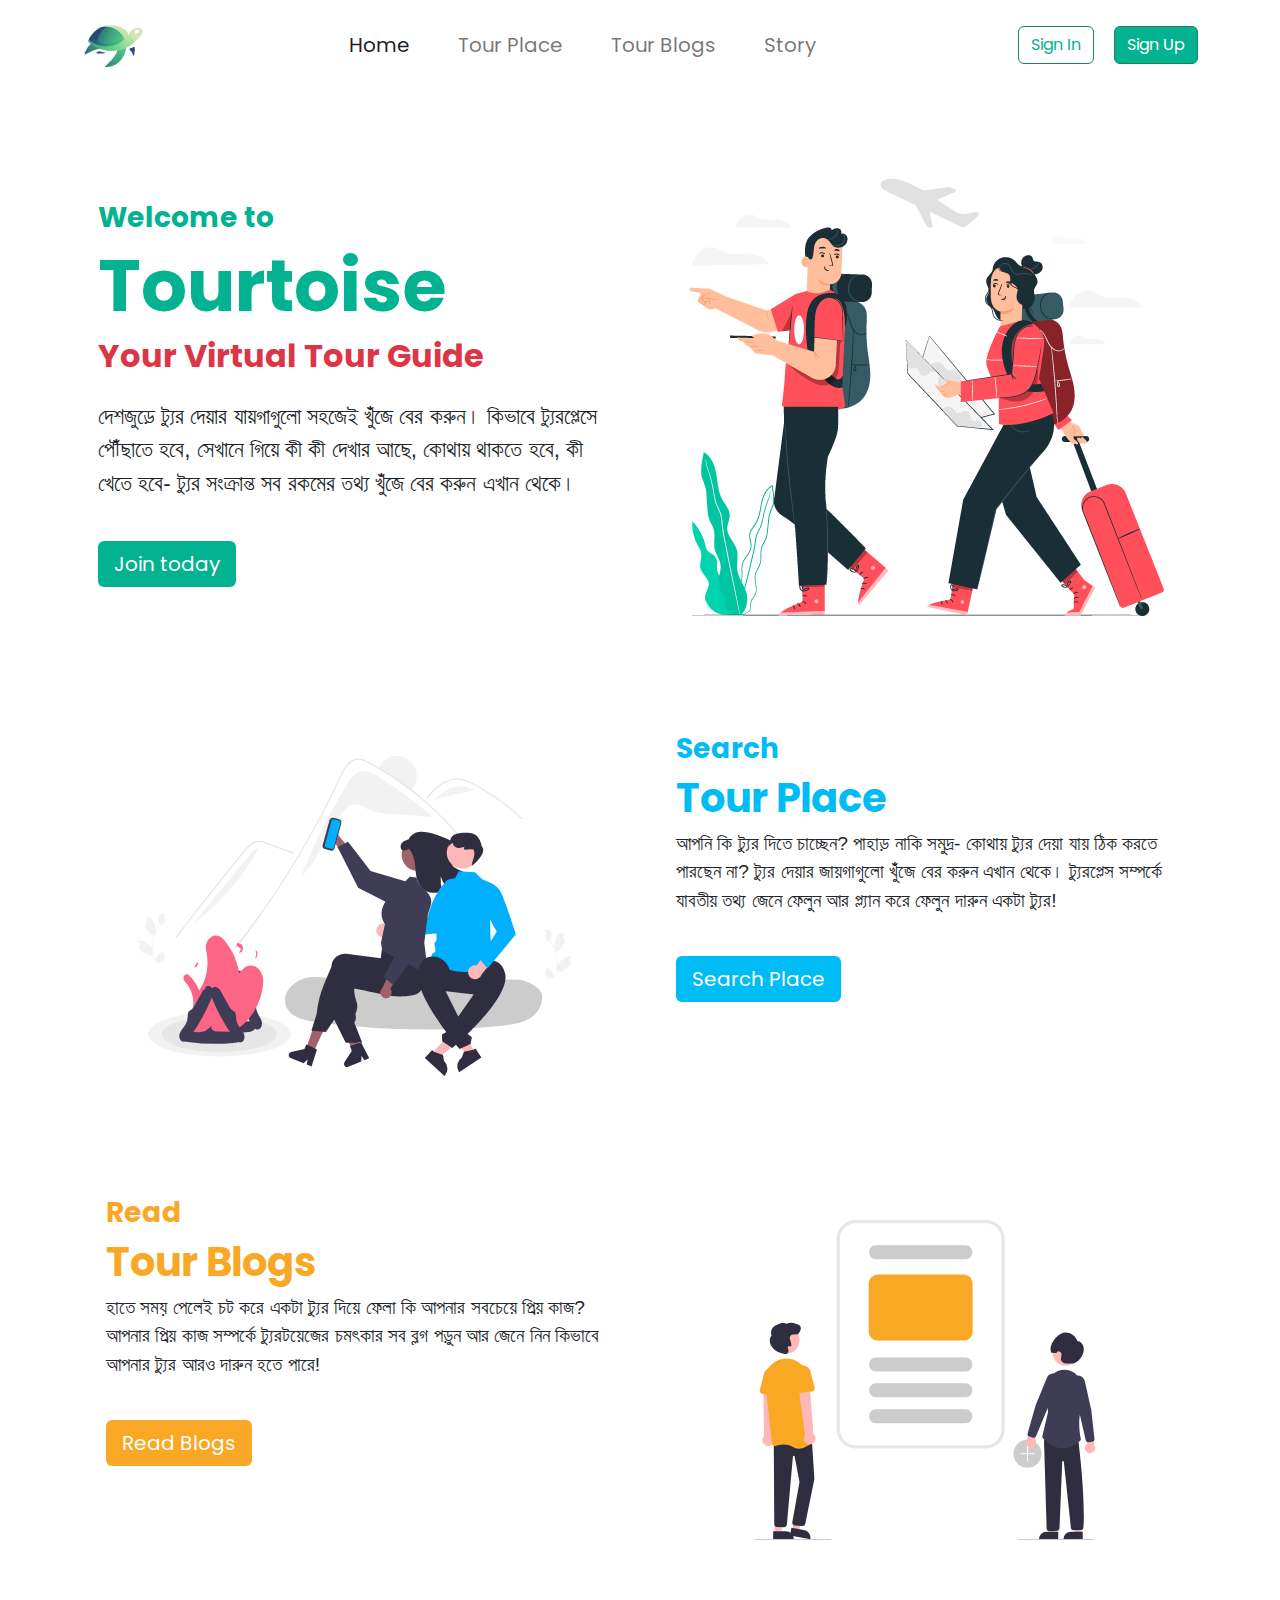
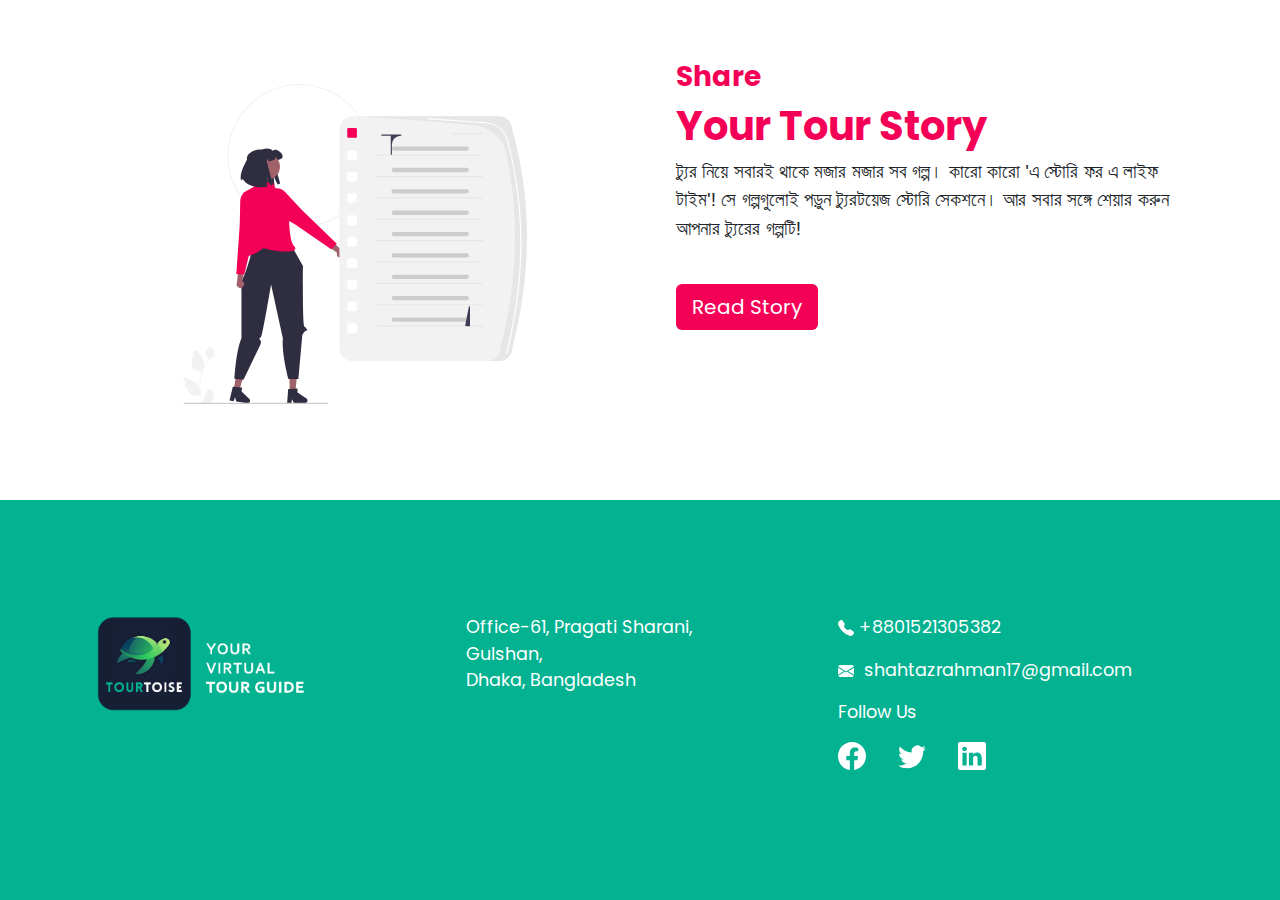
<file: index.html>
<!DOCTYPE html>
<html lang="en">

<head>
    <meta charset="UTF-8">
    <meta http-equiv="X-UA-Compatible" content="IE=edge">
    <meta name="viewport" content="width=device-width, initial-scale=1.0">
    <link rel="shortcut icon" href="images/favicon.png" type="image/x-icon">
    <title>Tourtoise</title>
    <!-- Bootstrap Stylesheet -->
    <link rel="stylesheet" href="styles/bootstrap.min.css">
    <!-- Custom Stylesheet -->
    <link rel="stylesheet" href="styles/style.css">
</head>

<body>
    <header>
        <!-- Navigation Menubar -->
        <nav class="navbar navbar-expand-lg bg-white fixed-top">
            <div class="container">
                <a class="navbar-brand" href="/index.html">
                    <img class="logo-size" src="images/logo.png" alt="">
                </a>
                <button class="navbar-toggler" type="button" data-bs-toggle="collapse"
                    data-bs-target="#navbarSupportedContent" aria-controls="navbarSupportedContent"
                    aria-expanded="false" aria-label="Toggle navigation">
                    <span class="navbar-toggler-icon"></span>
                </button>
                <div class="collapse navbar-collapse" id="navbarSupportedContent">
                    <ul class="navbar-nav ms-auto me-auto mb-2 mb-lg-0 fs-5">
                        <li class="nav-item mx-3">
                            <a class="nav-link active" aria-current="page" href="/index.html">Home</a>
                        </li>
                        <li class="nav-item mx-3">
                            <a class="nav-link" href="/tourplace.html">Tour Place</a>
                        </li>
                        <li class="nav-item mx-3">
                            <a class="nav-link" href="/blogpage.html">Tour Blogs</a>
                        </li>
                        <li class="nav-item mx-3">
                            <a class="nav-link" href="/story.html">Story</a>
                        </li>

                    </ul>
                    <div class="g-5">
                        <button class="btn btn-outline-success color-theme mx-3">Sign In</button>
                        <button class="btn btn-success bg-theme">Sign Up</button>
                    </div>

                </div>
            </div>
        </nav>
        <!-- Top Banner -->
        <section class="top-gap-md">
            <div class="container">
                <div class="row row-cols-lg-2 row-cols-1 d-flex align-items-center justify-content-between">
                    <div class="col">
                        <div class="p-3">
                            <h3 class="fw-bold color-theme">Welcome to</h3>
                            <h1 class="fw-bold color-theme font-s"> Tourtoise</h1>
                            <h2 class="fw-bold text-danger mb-4">Your Virtual Tour Guide</h2>

                            <p class="bn-font font-md">দেশজুড়ে ট্যুর দেয়ার যায়গাগুলো সহজেই খুঁজে বের করুন। কিভাবে ট্যুরপ্লেসে পৌঁছাতে হবে,
                                সেখানে গিয়ে কী কী দেখার আছে, কোথায় থাকতে হবে, কী খেতে হবে- ট্যুর সংক্রান্ত সব রকমের তথ্য খুঁজে বের করুন
                                এখান থেকে।
                            </p>
                            <a href="#" class="btn btn-success bg-theme mt-4 px-3 py-2 fs-5 border-0">Join today</a>
                        </div>
                    </div>
                    <div class="col">
                        <img class="img-fluid p-3" src="images/banner-image.png" alt="">
                    </div>
                </div>
            </div>
        </section>
    </header>
    <main class="container">
        <!-- Search Place Section -->
        <section class="my-5">
            <div class="row row-cols-lg-2 row-cols-1">
                <div class="col p-5 d-flex justify-content-center">
                    <img class="item-img img-fluid" src="svg-images/campfire.svg" alt="">
                </div>
                <div class="col">
                    <div class="p-4">
                        <h3 class="fw-bold color-indigo">Search</h3>
                        <h1 class="fw-bold color-indigo">Tour Place</h1>

                        <p class="bn-font font-sm">আপনি কি ট্যুর দিতে চাচ্ছেন? পাহাড় নাকি সমুদ্র- কোথায় ট্যুর দেয়া যায় ঠিক করতে পারছেন না? ট্যুর দেয়ার জায়গাগুলো খুঁজে বের করুন এখান থেকে। ট্যুরপ্লেস সম্পর্কে যাবতীয় তথ্য জেনে ফেলুন আর প্ল্যান করে ফেলুন দারুন একটা ট্যুর!</p>

                        <a href="/tourplace.html" class="btn btn-success bg-indigo mt-4 px-3 py-2 fs-5 border-0">Search Place</a>

                    </div>
                </div>
            </div>
        </section>

        <!-- Blogs Section -->
        <section>
            <div class="row row-cols-lg-2 row-cols-1 d-flex flex-lg-row flex-column-reverse">
                <div class="col">
                    <div class="p-4">
                        <h3 class="fw-bold color-yellow">Read</h3>
                        <h1 class="fw-bold color-yellow">Tour Blogs</h1>

                        <p class="bn-font font-sm">হাতে সময় পেলেই চট করে একটা ট্যুর দিয়ে ফেলা কি আপনার সবচেয়ে প্রিয় কাজ? আপনার প্রিয় কাজ সম্পর্কে ট্যুরটয়েজের চমৎকার সব ব্লগ পড়ুন আর জেনে নিন কিভাবে আপনার ট্যুর আরও দারুন হতে পারে!</p>

                        <a href="/blogpage.html" class="btn btn-success bg-yellow mt-4 px-3 py-2 fs-5 border-0">Read Blogs</a>

                    </div>
                </div>
                <div class="col p-5 d-flex justify-content-center">
                    <img class="item-img img-fluid" src="svg-images/articles.svg" alt="">
                </div>
            </div>
        </section>

        <!-- Story section -->
        <section class="my-5">
            <div class="row row-cols-lg-2 row-cols-1">
                <div class="col p-5 d-flex justify-content-center">
                    <img class="item-img img-fluid" src="svg-images/share-story.svg" alt="">
                </div>
                <div class="col">
                    <div class="p-4">
                        <h3 class="fw-bold color-red">Share</h3>
                        <h1 class="fw-bold color-red">Your Tour Story</h1>

                        <p class="bn-font font-sm">ট্যুর নিয়ে সবারই থাকে মজার মজার সব গল্প। কারো কারো 'এ স্টোরি ফর এ লাইফ টাইম'! সে গল্পগুলোই পড়ুন ট্যুরটয়েজ স্টোরি সেকশনে। আর সবার সঙ্গে শেয়ার করুন আপনার ট্যুরের গল্পটি!</p>

                        <a href="/story.html" class="btn btn-success bg-red mt-4 px-3 py-2 fs-5 border-0">Read Story</a>

                    </div>
                </div>
            </div>
        </section>

    </main>
    <footer class="bg-theme d-flex align-items-center">
        <div class="container p-4 text-white">
            <div class="row">
                <div class="col-4 mb-5">
                    <img class="footer-image" src="images/footer-logo.png" alt="">
                </div>
                <div class="col-lg-8 col-12">
                    <div class="row row-cols-lg-2 row-cols-md-2 row-cols-1">
                        <div class="col mb-4">
                
                            <p>
                            Office-61, Pragati Sharani,<br> 
                            Gulshan,<br> 
                            Dhaka, Bangladesh</p>
                        </div>
                        <div class="col">
                            <p>
                                <svg xmlns="http://www.w3.org/2000/svg" width="16" height="16" fill="currentColor"
                                    class="bi bi-telephone-fill" viewBox="0 0 16 16">
                                    <path fill-rule="evenodd"
                                        d="M1.885.511a1.745 1.745 0 0 1 2.61.163L6.29 2.98c.329.423.445.974.315 1.494l-.547 2.19a.678.678 0 0 0 .178.643l2.457 2.457a.678.678 0 0 0 .644.178l2.189-.547a1.745 1.745 0 0 1 1.494.315l2.306 1.794c.829.645.905 1.87.163 2.611l-1.034 1.034c-.74.74-1.846 1.065-2.877.702a18.634 18.634 0 0 1-7.01-4.42 18.634 18.634 0 0 1-4.42-7.009c-.362-1.03-.037-2.137.703-2.877L1.885.511z" />
                                </svg>
                                +8801521305382
                            </p>
                            <p>
                                <svg xmlns="http://www.w3.org/2000/svg" width="16" height="16" fill="currentColor" class="bi bi-envelope-fill" viewBox="0 0 16 16">
                                    <path d="M.05 3.555A2 2 0 0 1 2 2h12a2 2 0 0 1 1.95 1.555L8 8.414.05 3.555ZM0 4.697v7.104l5.803-3.558L0 4.697ZM6.761 8.83l-6.57 4.027A2 2 0 0 0 2 14h12a2 2 0 0 0 1.808-1.144l-6.57-4.027L8 9.586l-1.239-.757Zm3.436-.586L16 11.801V4.697l-5.803 3.546Z"/>
                                  </svg>
                                &nbsp;shahtazrahman17@gmail.com
                            </p>
                            <p>Follow Us</p>
                            <!-- Social Media Link -->
                            <div class="d-flex my-3">
                                <div class="me-3">
                                    <a href="https://facebook.com" class="text-white">
                                        <svg xmlns="http://www.w3.org/2000/svg" width="28" height="28"
                                            fill="currentColor" class="bi bi-facebook" viewBox="0 0 16 16">
                                            <path
                                                d="M16 8.049c0-4.446-3.582-8.05-8-8.05C3.58 0-.002 3.603-.002 8.05c0 4.017 2.926 7.347 6.75 7.951v-5.625h-2.03V8.05H6.75V6.275c0-2.017 1.195-3.131 3.022-3.131.876 0 1.791.157 1.791.157v1.98h-1.009c-.993 0-1.303.621-1.303 1.258v1.51h2.218l-.354 2.326H9.25V16c3.824-.604 6.75-3.934 6.75-7.951z" />
                                        </svg>
                                    </a>
                                </div>
                                <div class="mx-3">
                                    <a href="https://twitter.com" class="text-white">
                                        <svg xmlns="http://www.w3.org/2000/svg" width="28" height="28"
                                            fill="currentColor" class="bi bi-twitter" viewBox="0 0 16 16">
                                            <path
                                                d="M5.026 15c6.038 0 9.341-5.003 9.341-9.334 0-.14 0-.282-.006-.422A6.685 6.685 0 0 0 16 3.542a6.658 6.658 0 0 1-1.889.518 3.301 3.301 0 0 0 1.447-1.817 6.533 6.533 0 0 1-2.087.793A3.286 3.286 0 0 0 7.875 6.03a9.325 9.325 0 0 1-6.767-3.429 3.289 3.289 0 0 0 1.018 4.382A3.323 3.323 0 0 1 .64 6.575v.045a3.288 3.288 0 0 0 2.632 3.218 3.203 3.203 0 0 1-.865.115 3.23 3.23 0 0 1-.614-.057 3.283 3.283 0 0 0 3.067 2.277A6.588 6.588 0 0 1 .78 13.58a6.32 6.32 0 0 1-.78-.045A9.344 9.344 0 0 0 5.026 15z" />
                                        </svg>
                                    </a>
                                </div>
                                <div class="mx-3">
                                    <a href="https://linkedin.com" class="text-white">
                                        <svg xmlns="http://www.w3.org/2000/svg" width="28" height="28"
                                            fill="currentColor" class="bi bi-linkedin" viewBox="0 0 16 16">
                                            <path
                                                d="M0 1.146C0 .513.526 0 1.175 0h13.65C15.474 0 16 .513 16 1.146v13.708c0 .633-.526 1.146-1.175 1.146H1.175C.526 16 0 15.487 0 14.854V1.146zm4.943 12.248V6.169H2.542v7.225h2.401zm-1.2-8.212c.837 0 1.358-.554 1.358-1.248-.015-.709-.52-1.248-1.342-1.248-.822 0-1.359.54-1.359 1.248 0 .694.521 1.248 1.327 1.248h.016zm4.908 8.212V9.359c0-.216.016-.432.08-.586.173-.431.568-.878 1.232-.878.869 0 1.216.662 1.216 1.634v3.865h2.401V9.25c0-2.22-1.184-3.252-2.764-3.252-1.274 0-1.845.7-2.165 1.193v.025h-.016a5.54 5.54 0 0 1 .016-.025V6.169h-2.4c.03.678 0 7.225 0 7.225h2.4z" />
                                        </svg>
                                    </a>
                                </div>
                            </div>
                        </div>
                    </div>
                </div>
            </div>
            <!-- <p class="text-center mb-0 fs-6">&copy;tourtoise 2022</p> -->
        </div>
    </footer>

    <script src="styles/bootstrap.min.js"></script>
</body>

</html>
</file>
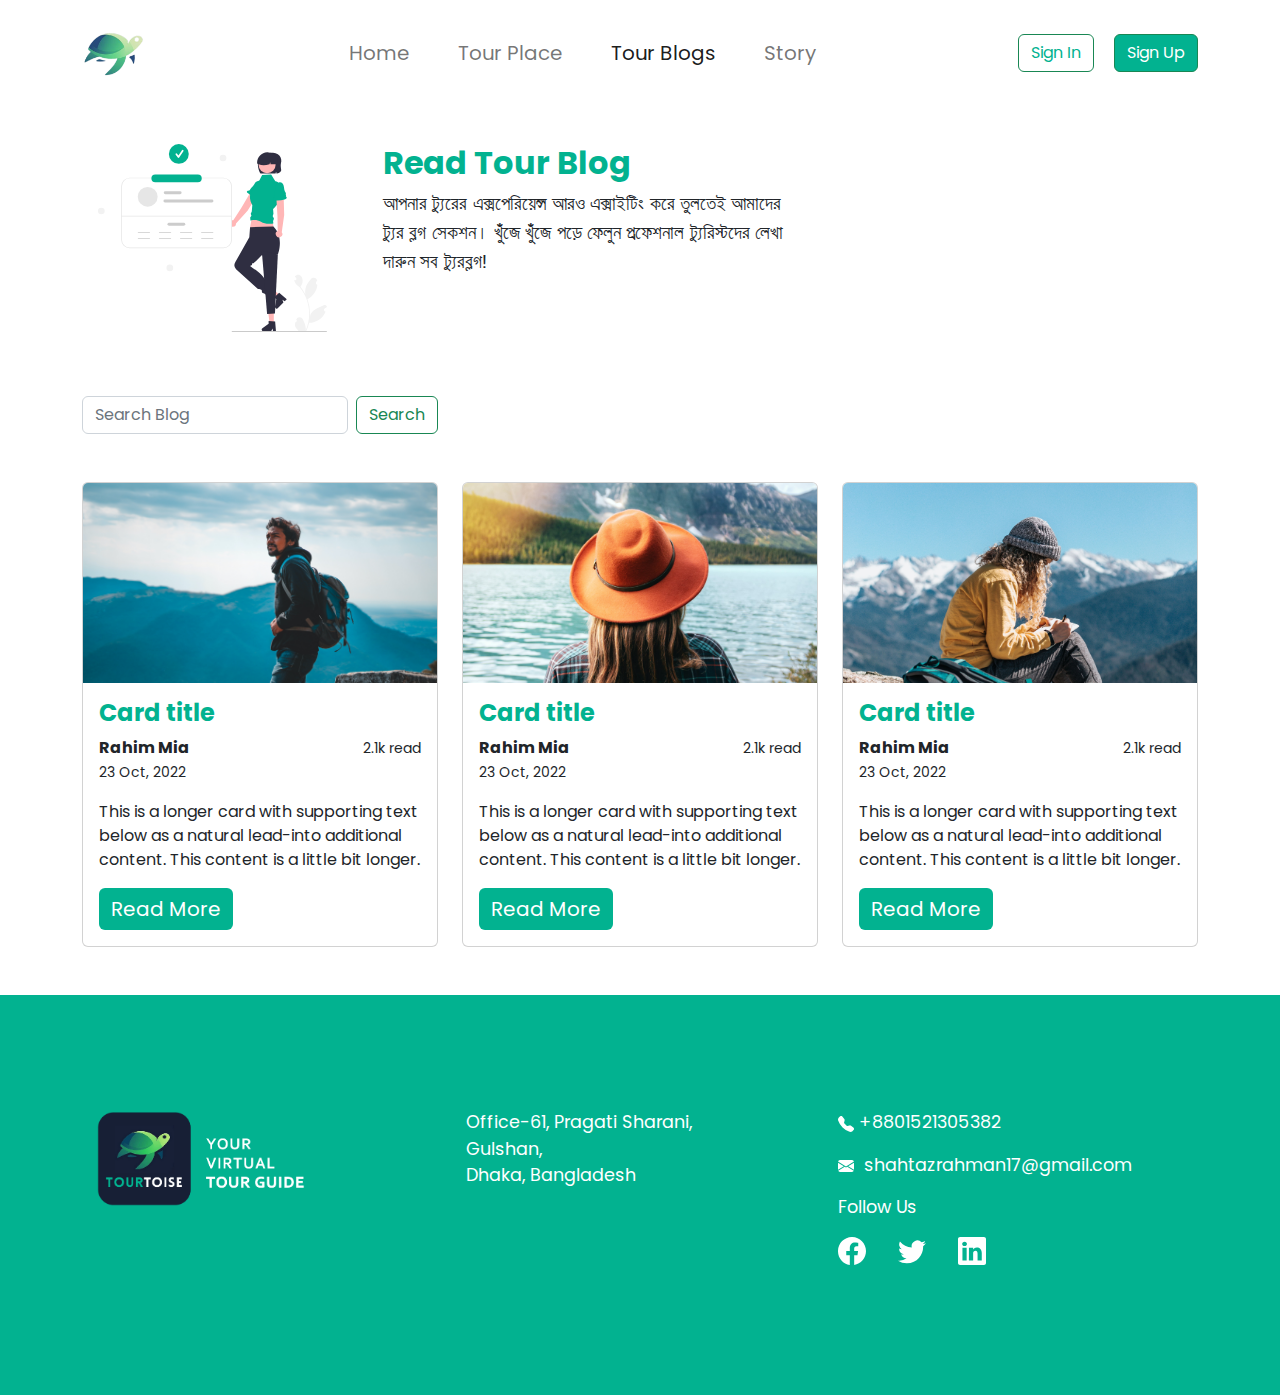
<file: blogpage.html>
<!DOCTYPE html>
<html lang="en">

<head>
    <meta charset="UTF-8">
    <meta http-equiv="X-UA-Compatible" content="IE=edge">
    <meta name="viewport" content="width=device-width, initial-scale=1.0">
    <link rel="shortcut icon" href="images/favicon.png" type="image/x-icon">
    <title>Tourtoise | Blog</title>
    <!-- Bootstrap Stylesheet -->
    <link rel="stylesheet" href="styles/bootstrap.min.css">
    <!-- Custom Stylesheet -->
    <link rel="stylesheet" href="styles/style.css">
</head>

<body>
    <header>
        <!-- Navigation Menubar -->
        <nav class="navbar navbar-expand-lg bg-white fixed-top">
            <div class="container my-2">
                <a class="navbar-brand" href="/index.html">
                    <img class="logo-size" src="images/logo.png" alt="">
                </a>
                <button class="navbar-toggler" type="button" data-bs-toggle="collapse"
                    data-bs-target="#navbarSupportedContent" aria-controls="navbarSupportedContent"
                    aria-expanded="false" aria-label="Toggle navigation">
                    <span class="navbar-toggler-icon"></span>
                </button>
                <div class="collapse navbar-collapse" id="navbarSupportedContent">
                    <ul class="navbar-nav ms-auto me-auto mb-2 mb-lg-0 fs-5">
                        <li class="nav-item mx-3">
                            <a class="nav-link" aria-current="page" href="/index.html">Home</a>
                        </li>
                        <li class="nav-item mx-3">
                            <a class="nav-link" href="/tourplace.html">Tour Place</a>
                        </li>
                        <li class="nav-item mx-3">
                            <a class="nav-link active" href="/blogpage.html">Tour Blogs</a>
                        </li>
                        <li class="nav-item mx-3">
                            <a class="nav-link" href="/story.html">Story</a>
                        </li>

                    </ul>
                    <div class="g-5">
                        <button class="btn btn-outline-success color-theme mx-3">Sign In</button>
                        <button class="btn btn-success bg-theme">Sign Up</button>
                    </div>

                </div>
            </div>
        </nav>
        <!-- Top Banner -->
        <section class="top-gap-md">
            <div class="container">
                <div class="row d-flex">
                    <div class="col-lg-3 col-md-5 col-sm-6">
                        <img class="img-fluid p-3" src="svg-images/read-blogs.svg">
                    </div>
                    <div class="col-lg-5 col-sm-6 ">
                        <div class="p-3">
                            <h2 class="fw-bold color-theme">Read Tour Blog</h2>
                            <p class="mt-2 bn-font font-sm">আপনার ট্যুরের এক্সপেরিয়েন্স আরও এক্সাইটিং করে তুলতেই আমাদের ট্যুর ব্লগ সেকশন। খুঁজে খুঁজে পড়ে ফেলুন প্রফেশনাল ট্যুরিস্টদের লেখা দারুন সব ট্যুরব্লগ!
                            </p>

                        </div>
                    </div>
                </div>
                <div class="row my-5">
                    <div class="col-xl-4 col-lg-4 col-md-6 col-sm-8 col-xs-12">
                        <form class="d-flex" role="search">
                            <input class="form-control me-2" type="search" placeholder="Search Blog" aria-label="Search">
                            <button class="btn btn-outline-success" type="submit">Search</button>
                        </form>
                    </div>
                </div>
            </div>
        </section>
    </header>
    <main class="container">
        <section class="mb-5 mt-0">
            <div class="row row-cols-1 row-cols-md-2 row-cols-lg-3 g-4">
                <div class="col">
                    <div class="card h-100">
                        <img src="images/boy-tour-2.jpg" class="card-img-top img-blog" alt="...">
                        <div class="card-body">
                            <h4 class="card-title fw-bold color-theme">Card title</h4>

                            <div class="d-flex justify-content-between">
                                <span><b> Rahim Mia</b></span>
                                <span><small>2.1k read</small></span>

                            </div>
                            <span><small> 23 Oct, 2022</small></span>

                            <p class="card-text my-3">This is a longer card with supporting text below as a natural
                                lead-into additional content. This content is a little bit longer.</p>
                            <a href="/blogpost.html" class="btn btn-success bg-theme fs-5 border-0">Read More</a>
                        </div>
                    </div>
                </div>
                <div class="col">
                    <div class="card h-100">
                        <img src="images/tour-girl.jpg" class="card-img-top img-blog" alt="...">
                        <div class="card-body">
                            <h4 class="card-title fw-bold color-theme">Card title</h4>

                            <div class="d-flex justify-content-between">
                                <span><b> Rahim Mia</b></span>
                                <span><small>2.1k read</small></span>

                            </div>
                            <span><small> 23 Oct, 2022</small></span>

                            <p class="card-text my-3">This is a longer card with supporting text below as a natural
                                lead-into additional content. This content is a little bit longer.</p>
                            <a href="/blogpost.html" class="btn btn-success bg-theme fs-5 border-0">Read More</a>
                        </div>
                    </div>
                </div>
                <div class="col">
                    <div class="card h-100">
                        <img src="images/tour-blog.jpg" class="card-img-top img-blog" alt="...">
                        <div class="card-body">
                            <h4 class="card-title fw-bold color-theme">Card title</h4>

                            <div class="d-flex justify-content-between">
                                <span><b> Rahim Mia</b></span>
                                <span><small>2.1k read</small></span>

                            </div>
                            <span><small> 23 Oct, 2022</small></span>

                            <p class="card-text my-3">This is a longer card with supporting text below as a natural
                                lead-into additional content. This content is a little bit longer.</p>
                            <a href="/blogpost.html" class="btn btn-success bg-theme fs-5 border-0">Read More</a>
                        </div>
                    </div>
                </div>        
            </div>
        </section>

    </main>

    <footer class="bg-theme d-flex align-items-center">
        <div class="container p-4 text-white">
            <div class="row">
                <div class="col-4 mb-5">
                    <img class="footer-image" src="images/footer-logo.png" alt="">
                </div>
                <div class="col-lg-8 col-12">
                    <div class="row row-cols-lg-2 row-cols-md-2 row-cols-1">
                        <div class="col mb-4">

                            <p>
                                Office-61, Pragati Sharani,<br>
                                Gulshan,<br>
                                Dhaka, Bangladesh</p>
                        </div>
                        <div class="col">
                            <p>
                                <svg xmlns="http://www.w3.org/2000/svg" width="16" height="16" fill="currentColor"
                                    class="bi bi-telephone-fill" viewBox="0 0 16 16">
                                    <path fill-rule="evenodd"
                                        d="M1.885.511a1.745 1.745 0 0 1 2.61.163L6.29 2.98c.329.423.445.974.315 1.494l-.547 2.19a.678.678 0 0 0 .178.643l2.457 2.457a.678.678 0 0 0 .644.178l2.189-.547a1.745 1.745 0 0 1 1.494.315l2.306 1.794c.829.645.905 1.87.163 2.611l-1.034 1.034c-.74.74-1.846 1.065-2.877.702a18.634 18.634 0 0 1-7.01-4.42 18.634 18.634 0 0 1-4.42-7.009c-.362-1.03-.037-2.137.703-2.877L1.885.511z" />
                                </svg>
                                +8801521305382
                            </p>
                            <p>
                                <svg xmlns="http://www.w3.org/2000/svg" width="16" height="16" fill="currentColor"
                                    class="bi bi-envelope-fill" viewBox="0 0 16 16">
                                    <path
                                        d="M.05 3.555A2 2 0 0 1 2 2h12a2 2 0 0 1 1.95 1.555L8 8.414.05 3.555ZM0 4.697v7.104l5.803-3.558L0 4.697ZM6.761 8.83l-6.57 4.027A2 2 0 0 0 2 14h12a2 2 0 0 0 1.808-1.144l-6.57-4.027L8 9.586l-1.239-.757Zm3.436-.586L16 11.801V4.697l-5.803 3.546Z" />
                                </svg>
                                &nbsp;shahtazrahman17@gmail.com
                            </p>
                            <p>Follow Us</p>
                            <!-- Social Media Link -->
                            <div class="d-flex my-3">
                                <div class="me-3">
                                    <a href="https://facebook.com" class="text-white">
                                        <svg xmlns="http://www.w3.org/2000/svg" width="28" height="28"
                                            fill="currentColor" class="bi bi-facebook" viewBox="0 0 16 16">
                                            <path
                                                d="M16 8.049c0-4.446-3.582-8.05-8-8.05C3.58 0-.002 3.603-.002 8.05c0 4.017 2.926 7.347 6.75 7.951v-5.625h-2.03V8.05H6.75V6.275c0-2.017 1.195-3.131 3.022-3.131.876 0 1.791.157 1.791.157v1.98h-1.009c-.993 0-1.303.621-1.303 1.258v1.51h2.218l-.354 2.326H9.25V16c3.824-.604 6.75-3.934 6.75-7.951z" />
                                        </svg>
                                    </a>
                                </div>
                                <div class="mx-3">
                                    <a href="https://twitter.com" class="text-white">
                                        <svg xmlns="http://www.w3.org/2000/svg" width="28" height="28"
                                            fill="currentColor" class="bi bi-twitter" viewBox="0 0 16 16">
                                            <path
                                                d="M5.026 15c6.038 0 9.341-5.003 9.341-9.334 0-.14 0-.282-.006-.422A6.685 6.685 0 0 0 16 3.542a6.658 6.658 0 0 1-1.889.518 3.301 3.301 0 0 0 1.447-1.817 6.533 6.533 0 0 1-2.087.793A3.286 3.286 0 0 0 7.875 6.03a9.325 9.325 0 0 1-6.767-3.429 3.289 3.289 0 0 0 1.018 4.382A3.323 3.323 0 0 1 .64 6.575v.045a3.288 3.288 0 0 0 2.632 3.218 3.203 3.203 0 0 1-.865.115 3.23 3.23 0 0 1-.614-.057 3.283 3.283 0 0 0 3.067 2.277A6.588 6.588 0 0 1 .78 13.58a6.32 6.32 0 0 1-.78-.045A9.344 9.344 0 0 0 5.026 15z" />
                                        </svg>
                                    </a>
                                </div>
                                <div class="mx-3">
                                    <a href="https://linkedin.com" class="text-white">
                                        <svg xmlns="http://www.w3.org/2000/svg" width="28" height="28"
                                            fill="currentColor" class="bi bi-linkedin" viewBox="0 0 16 16">
                                            <path
                                                d="M0 1.146C0 .513.526 0 1.175 0h13.65C15.474 0 16 .513 16 1.146v13.708c0 .633-.526 1.146-1.175 1.146H1.175C.526 16 0 15.487 0 14.854V1.146zm4.943 12.248V6.169H2.542v7.225h2.401zm-1.2-8.212c.837 0 1.358-.554 1.358-1.248-.015-.709-.52-1.248-1.342-1.248-.822 0-1.359.54-1.359 1.248 0 .694.521 1.248 1.327 1.248h.016zm4.908 8.212V9.359c0-.216.016-.432.08-.586.173-.431.568-.878 1.232-.878.869 0 1.216.662 1.216 1.634v3.865h2.401V9.25c0-2.22-1.184-3.252-2.764-3.252-1.274 0-1.845.7-2.165 1.193v.025h-.016a5.54 5.54 0 0 1 .016-.025V6.169h-2.4c.03.678 0 7.225 0 7.225h2.4z" />
                                        </svg>
                                    </a>
                                </div>
                            </div>
                        </div>
                    </div>
                </div>
            </div>
            <!-- <p class="text-center mb-0 fs-6">&copy;tourtoise 2022</p> -->
        </div>
    </footer>

    <script src="styles/bootstrap.min.js"></script>
</body>

</html>
</file>
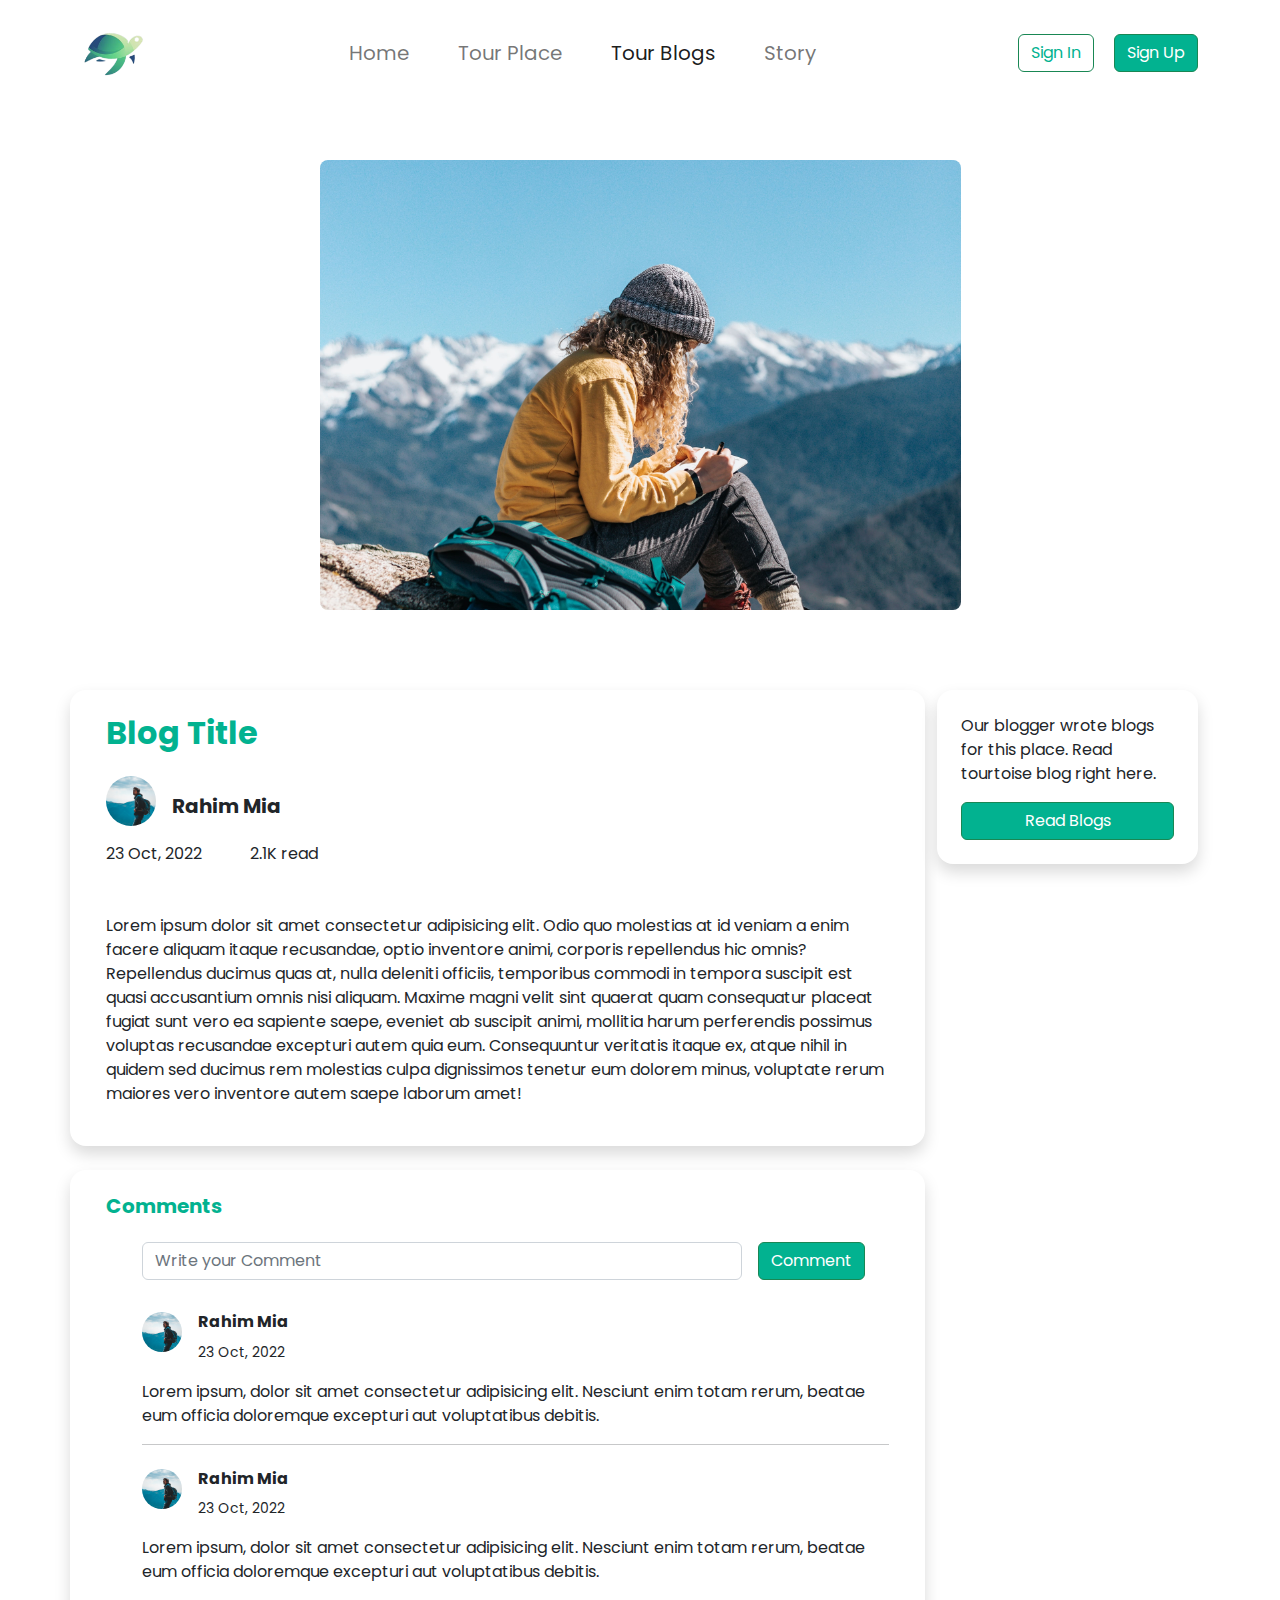
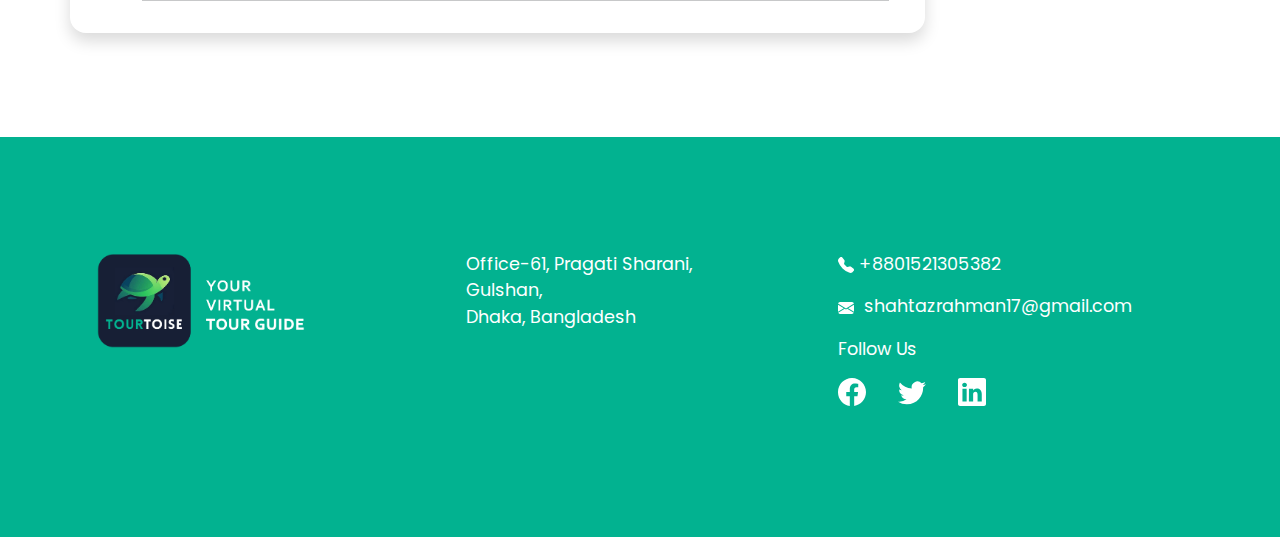
<file: blogpost.html>
<!DOCTYPE html>
<html lang="en">

<head>
    <meta charset="UTF-8">
    <meta http-equiv="X-UA-Compatible" content="IE=edge">
    <meta name="viewport" content="width=device-width, initial-scale=1.0">
    <link rel="shortcut icon" href="images/favicon.png" type="image/x-icon">
    <title>Tourtoise | Blogpost</title>
    <!-- Bootstrap Stylesheet -->
    <link rel="stylesheet" href="styles/bootstrap.min.css">
    <!-- Custom Stylesheet -->
    <link rel="stylesheet" href="styles/style.css">
</head>

<body>
    <header>
        <!-- Navigation Menubar -->
        <nav class="navbar navbar-expand-lg bg-white fixed-top">
            <div class="container my-2">
                <a class="navbar-brand" href="/index.html">
                    <img class="logo-size" src="images/logo.png" alt="">
                </a>
                <button class="navbar-toggler" type="button" data-bs-toggle="collapse"
                    data-bs-target="#navbarSupportedContent" aria-controls="navbarSupportedContent"
                    aria-expanded="false" aria-label="Toggle navigation">
                    <span class="navbar-toggler-icon"></span>
                </button>
                <div class="collapse navbar-collapse" id="navbarSupportedContent">
                    <ul class="navbar-nav ms-auto me-auto mb-2 mb-lg-0 fs-5">
                        <li class="nav-item mx-3">
                            <a class="nav-link" aria-current="page" href="/index.html">Home</a>
                        </li>
                        <li class="nav-item mx-3">
                            <a class="nav-link" href="/tourplace.html">Tour Place</a>
                        </li>
                        <li class="nav-item mx-3">
                            <a class="nav-link active" href="/blogpage.html">Tour Blogs</a>
                        </li>
                        <li class="nav-item mx-3">
                            <a class="nav-link" href="/story.html">Story</a>
                        </li>

                    </ul>
                    <div class="g-5">
                        <button class="btn btn-outline-success color-theme mx-3">Sign In</button>
                        <button class="btn btn-success bg-theme">Sign Up</button>
                    </div>

                </div>
            </div>
        </nav>
        <!-- Top Banner -->
        <section class="top-gap-lg">
            <div class="container">
                <div class="row">
                    <div class="col-lg-7 col-12 col-md-10 mx-auto">
                        <img src="images/tour-blog.jpg" class="w-100 rounded-3 img-block" alt="">
                    </div>
                </div>
            </div>
        </section>
    </header>
    <main class="container">
        <section class="y-gap-md">
            <div class="row">
                <div class="col-lg-9 col-sm-12">

                    <!--Blog Body -->
                    <div class="row p-4 rounded-4 shadow mb-4">
                        <h2 class="fw-bold color-theme">Blog Title</h2>
                        <div class="d-flex align-items-end my-3">
                            <img src="images/boy-tour-2.jpg" class="img-author" alt="">
                            <h5 class="ms-3 fw-bold">Rahim Mia</h5>
                        </div>
                        <div>
                            <span class="me-5">23 Oct, 2022</span><span>2.1K read</span>
                        </div>
                        <p class="mt-5">Lorem ipsum dolor sit amet consectetur adipisicing elit. Odio quo molestias at id veniam a enim facere aliquam itaque recusandae, optio inventore animi, corporis repellendus hic omnis? Repellendus ducimus quas at, nulla deleniti officiis, temporibus commodi in tempora suscipit est quasi accusantium omnis nisi aliquam. Maxime magni velit sint quaerat quam consequatur placeat fugiat sunt vero ea sapiente saepe, eveniet ab suscipit animi, mollitia harum perferendis possimus voluptas recusandae excepturi autem quia eum. Consequuntur veritatis itaque ex, atque nihil in quidem sed ducimus rem molestias culpa dignissimos tenetur eum dolorem minus, voluptate rerum maiores vero inventore autem saepe laborum amet!
                        </p>
                    </div>

                    <!-- Comment Section -->
                    <div class="row p-4 rounded-4 shadow mb-4">
                        <h5 class="fw-bold color-theme">Comments</h5>
                        <div class="row ps-5 my-3">
                            <div class="col-12">
                                <form class="d-flex flex-column flex-xl-row flex-lg-row flex-md-row flex-sm-column flex-xs-column gap-3" role="search">
                                    <input class="form-control" type="textarea" placeholder="Write your Comment" aria-label="Search">
                                    <button class="btn btn-success bg-theme" type="submit">Comment</button>
                                  </form>
                            </div>
                        </div>
                        <div class="ps-5">
                            <div class="d-flex my-3">
                                <img src="images/boy-tour-2.jpg" class="img-comment" alt="">
                                <div class="ms-3">
                                    <h6 class="fw-bold">Rahim Mia</h6>
                                    <small>23 Oct, 2022</small>
                                </div>
                            </div>
                            <p class="mt-2">Lorem ipsum, dolor sit amet consectetur adipisicing elit. Nesciunt enim totam rerum, beatae eum officia doloremque excepturi aut voluptatibus debitis.
                            </p>
                            <hr class="my-2">
                        </div>
                        <div class="ps-5">
                            <div class="d-flex my-3">
                                <img src="images/boy-tour-2.jpg" class="img-comment" alt="">
                                <div class="ms-3">
                                    <h6 class="fw-bold">Rahim Mia</h6>
                                    <small>23 Oct, 2022</small>
                                </div>
                            </div>
                            <p class="mt-2">Lorem ipsum, dolor sit amet consectetur adipisicing elit. Nesciunt enim totam rerum, beatae eum officia doloremque excepturi aut voluptatibus debitis.
                            </p>
                            <hr class="my-2">
                        </div>
                        
                        
                    </div>

                </div>
                <div class="col-lg-3 col-md-12 col-sm-12">
                    <div class="d-flex flex-lg-column flex-column flex-md-row p-3 rounded-4 shadow">
                        <div class="m-2">
                            <p>Our blogger wrote blogs for this place. Read tourtoise blog right here.</p>
                            <a href="" class="btn btn-success bg-theme w-100">Read Blogs</a>

                        </div>

                    </div>

                </div>

            </div>
        </section>
    </main>

    <footer class="bg-theme d-flex align-items-center">
        <div class="container p-4 text-white">
            <div class="row">
                <div class="col-4 mb-5">
                    <img class="footer-image" src="images/footer-logo.png" alt="">
                </div>
                <div class="col-lg-8 col-12">
                    <div class="row row-cols-lg-2 row-cols-md-2 row-cols-1">
                        <div class="col mb-4">

                            <p>
                                Office-61, Pragati Sharani,<br>
                                Gulshan,<br>
                                Dhaka, Bangladesh</p>
                        </div>
                        <div class="col">
                            <p>
                                <svg xmlns="http://www.w3.org/2000/svg" width="16" height="16" fill="currentColor"
                                    class="bi bi-telephone-fill" viewBox="0 0 16 16">
                                    <path fill-rule="evenodd"
                                        d="M1.885.511a1.745 1.745 0 0 1 2.61.163L6.29 2.98c.329.423.445.974.315 1.494l-.547 2.19a.678.678 0 0 0 .178.643l2.457 2.457a.678.678 0 0 0 .644.178l2.189-.547a1.745 1.745 0 0 1 1.494.315l2.306 1.794c.829.645.905 1.87.163 2.611l-1.034 1.034c-.74.74-1.846 1.065-2.877.702a18.634 18.634 0 0 1-7.01-4.42 18.634 18.634 0 0 1-4.42-7.009c-.362-1.03-.037-2.137.703-2.877L1.885.511z" />
                                </svg>
                                +8801521305382
                            </p>
                            <p>
                                <svg xmlns="http://www.w3.org/2000/svg" width="16" height="16" fill="currentColor"
                                    class="bi bi-envelope-fill" viewBox="0 0 16 16">
                                    <path
                                        d="M.05 3.555A2 2 0 0 1 2 2h12a2 2 0 0 1 1.95 1.555L8 8.414.05 3.555ZM0 4.697v7.104l5.803-3.558L0 4.697ZM6.761 8.83l-6.57 4.027A2 2 0 0 0 2 14h12a2 2 0 0 0 1.808-1.144l-6.57-4.027L8 9.586l-1.239-.757Zm3.436-.586L16 11.801V4.697l-5.803 3.546Z" />
                                </svg>
                                &nbsp;shahtazrahman17@gmail.com
                            </p>
                            <p>Follow Us</p>
                            <!-- Social Media Link -->
                            <div class="d-flex my-3">
                                <div class="me-3">
                                    <a href="https://facebook.com" class="text-white">
                                        <svg xmlns="http://www.w3.org/2000/svg" width="28" height="28"
                                            fill="currentColor" class="bi bi-facebook" viewBox="0 0 16 16">
                                            <path
                                                d="M16 8.049c0-4.446-3.582-8.05-8-8.05C3.58 0-.002 3.603-.002 8.05c0 4.017 2.926 7.347 6.75 7.951v-5.625h-2.03V8.05H6.75V6.275c0-2.017 1.195-3.131 3.022-3.131.876 0 1.791.157 1.791.157v1.98h-1.009c-.993 0-1.303.621-1.303 1.258v1.51h2.218l-.354 2.326H9.25V16c3.824-.604 6.75-3.934 6.75-7.951z" />
                                        </svg>
                                    </a>
                                </div>
                                <div class="mx-3">
                                    <a href="https://twitter.com" class="text-white">
                                        <svg xmlns="http://www.w3.org/2000/svg" width="28" height="28"
                                            fill="currentColor" class="bi bi-twitter" viewBox="0 0 16 16">
                                            <path
                                                d="M5.026 15c6.038 0 9.341-5.003 9.341-9.334 0-.14 0-.282-.006-.422A6.685 6.685 0 0 0 16 3.542a6.658 6.658 0 0 1-1.889.518 3.301 3.301 0 0 0 1.447-1.817 6.533 6.533 0 0 1-2.087.793A3.286 3.286 0 0 0 7.875 6.03a9.325 9.325 0 0 1-6.767-3.429 3.289 3.289 0 0 0 1.018 4.382A3.323 3.323 0 0 1 .64 6.575v.045a3.288 3.288 0 0 0 2.632 3.218 3.203 3.203 0 0 1-.865.115 3.23 3.23 0 0 1-.614-.057 3.283 3.283 0 0 0 3.067 2.277A6.588 6.588 0 0 1 .78 13.58a6.32 6.32 0 0 1-.78-.045A9.344 9.344 0 0 0 5.026 15z" />
                                        </svg>
                                    </a>
                                </div>
                                <div class="mx-3">
                                    <a href="https://linkedin.com" class="text-white">
                                        <svg xmlns="http://www.w3.org/2000/svg" width="28" height="28"
                                            fill="currentColor" class="bi bi-linkedin" viewBox="0 0 16 16">
                                            <path
                                                d="M0 1.146C0 .513.526 0 1.175 0h13.65C15.474 0 16 .513 16 1.146v13.708c0 .633-.526 1.146-1.175 1.146H1.175C.526 16 0 15.487 0 14.854V1.146zm4.943 12.248V6.169H2.542v7.225h2.401zm-1.2-8.212c.837 0 1.358-.554 1.358-1.248-.015-.709-.52-1.248-1.342-1.248-.822 0-1.359.54-1.359 1.248 0 .694.521 1.248 1.327 1.248h.016zm4.908 8.212V9.359c0-.216.016-.432.08-.586.173-.431.568-.878 1.232-.878.869 0 1.216.662 1.216 1.634v3.865h2.401V9.25c0-2.22-1.184-3.252-2.764-3.252-1.274 0-1.845.7-2.165 1.193v.025h-.016a5.54 5.54 0 0 1 .016-.025V6.169h-2.4c.03.678 0 7.225 0 7.225h2.4z" />
                                        </svg>
                                    </a>
                                </div>
                            </div>
                        </div>
                    </div>
                </div>
            </div>
            <!-- <p class="text-center mb-0 fs-6">&copy;tourtoise 2022</p> -->
        </div>
    </footer>

    <script src="styles/bootstrap.min.js"></script>
</body>

</html>
</file>
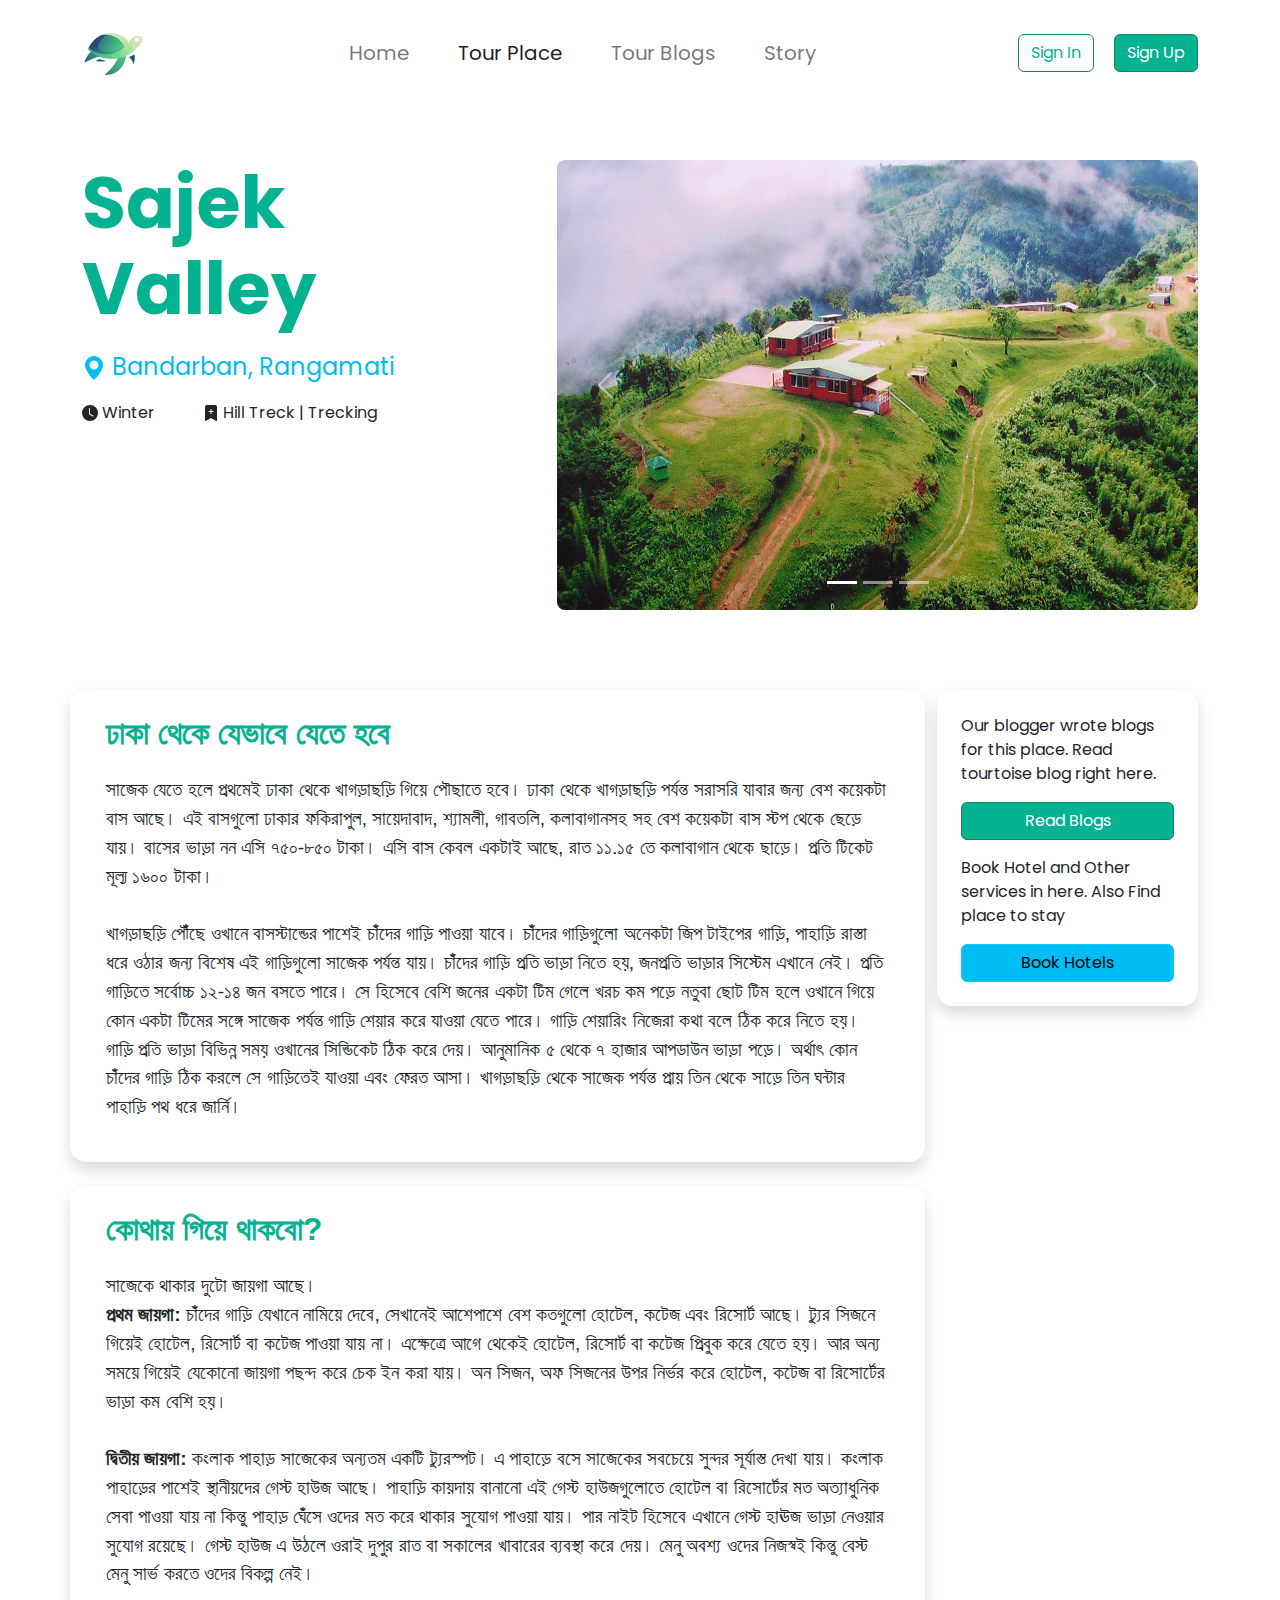
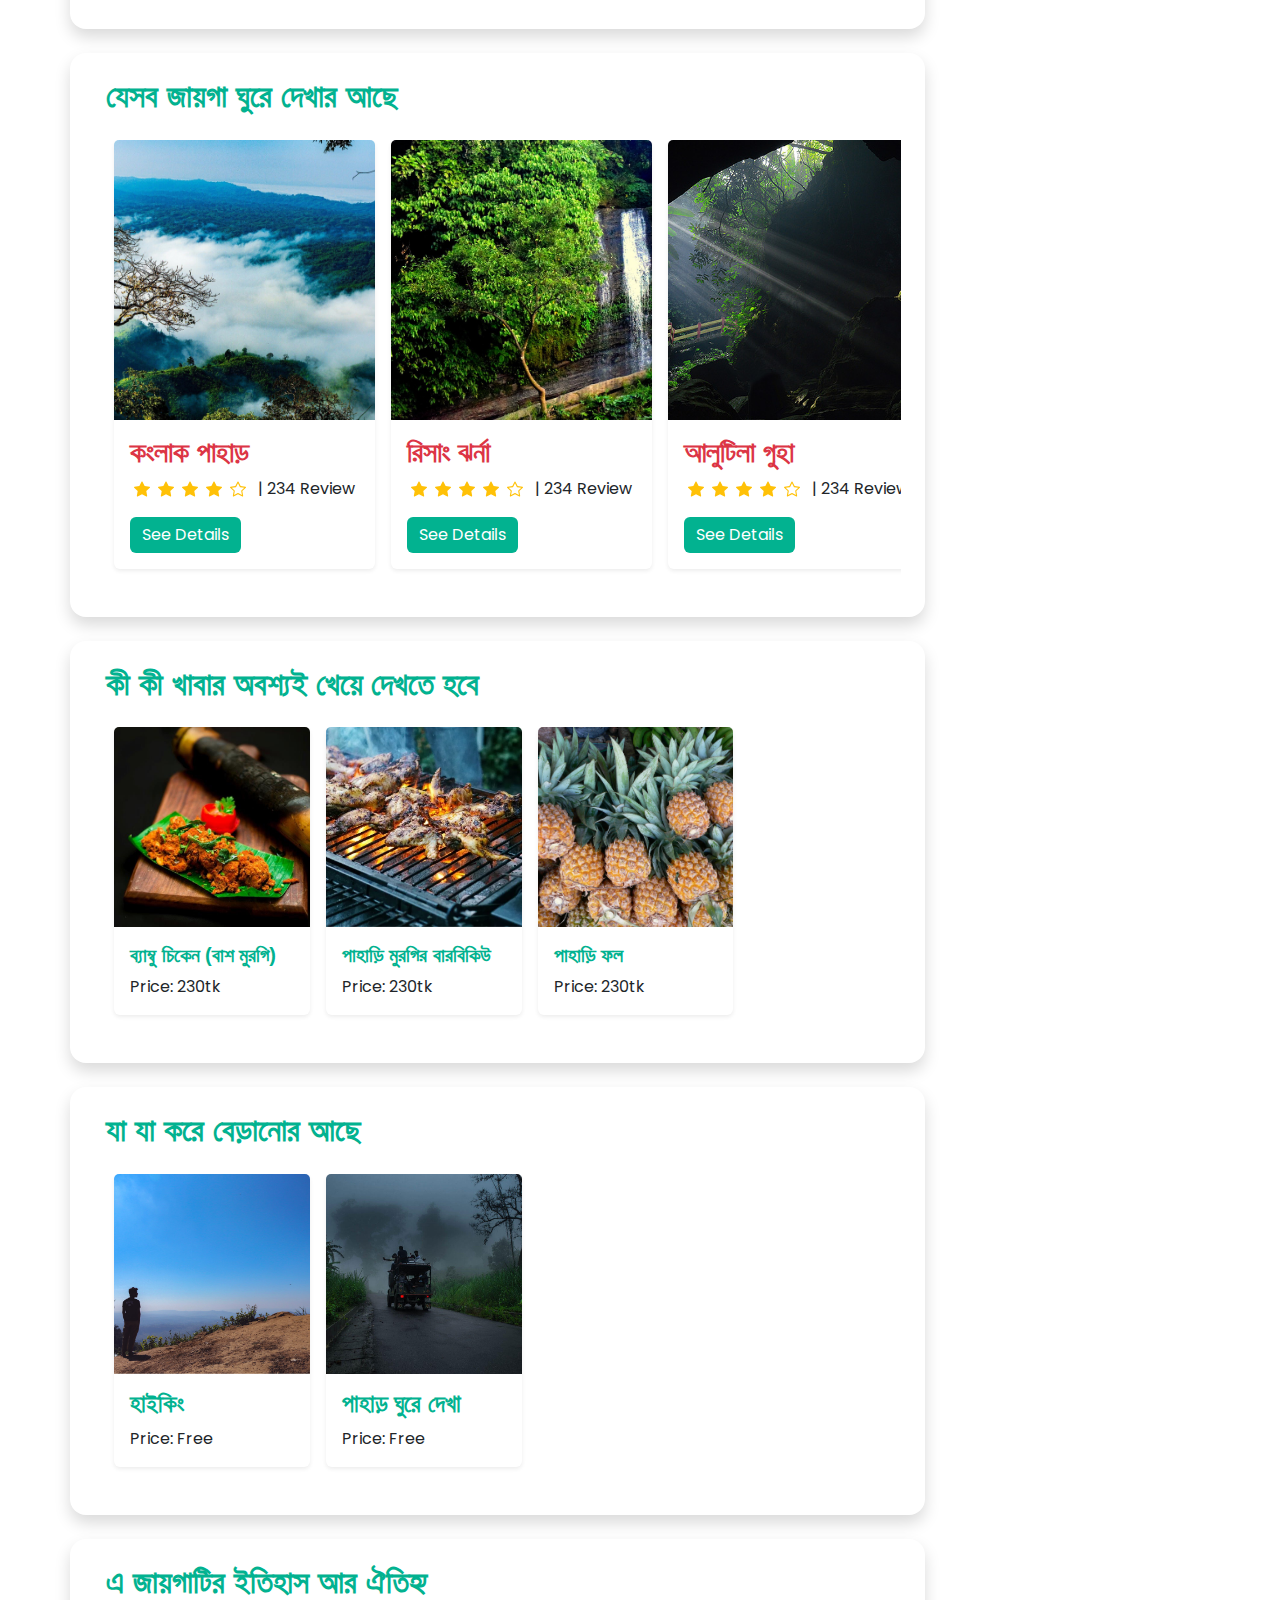
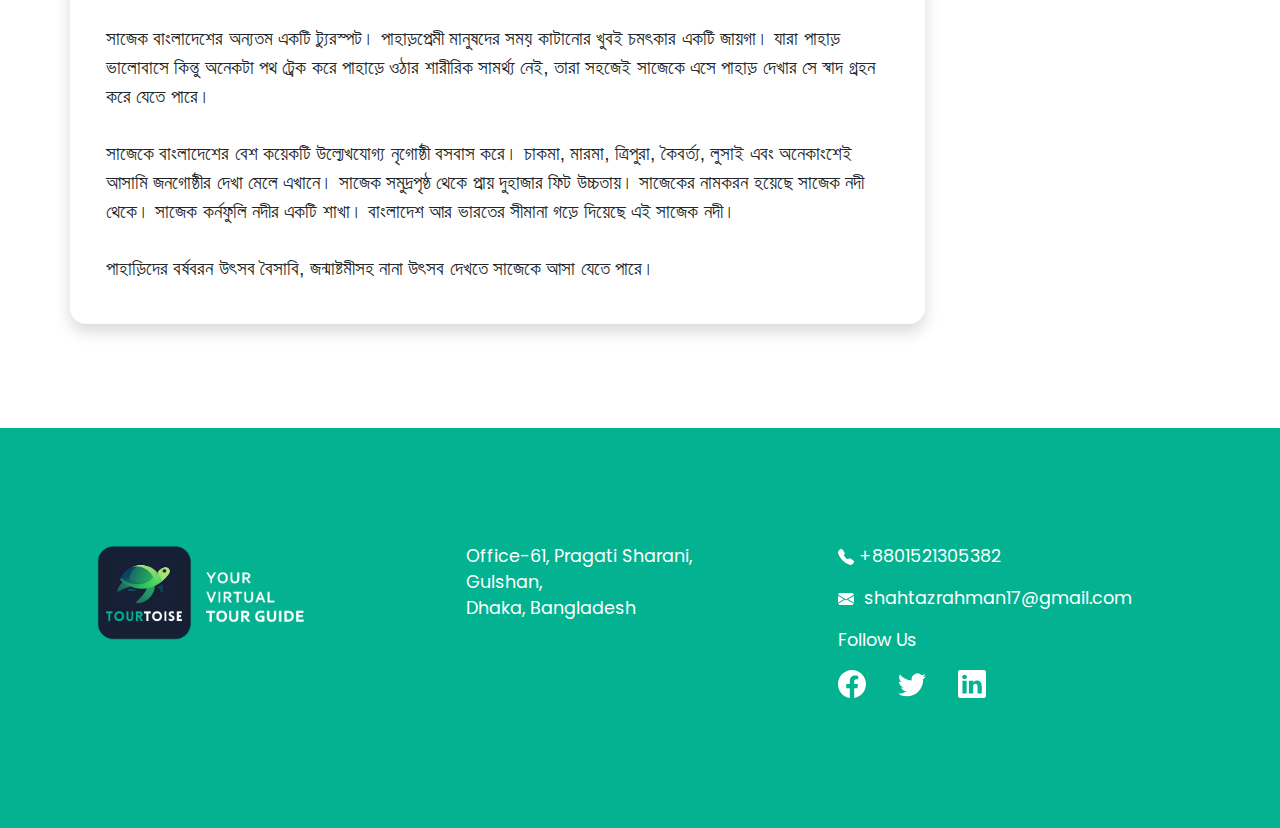
<file: place.html>
<!DOCTYPE html>
<html lang="en">

<head>
    <meta charset="UTF-8">
    <meta http-equiv="X-UA-Compatible" content="IE=edge">
    <meta name="viewport" content="width=device-width, initial-scale=1.0">
    <link rel="shortcut icon" href="images/favicon.png" type="image/x-icon">
    <title>Place Name</title>
    <!-- Bootstrap Stylesheet -->
    <link rel="stylesheet" href="styles/bootstrap.min.css">
    <!-- Custom Stylesheet -->
    <link rel="stylesheet" href="styles/style.css">
</head>

<body>
    <header>
        <!-- Navigation Menubar -->
        <nav class="navbar navbar-expand-lg bg-white fixed-top">
            <div class="container my-2">
                <a class="navbar-brand" href="/index.html">
                    <img class="logo-size" src="images/logo.png" alt="">
                </a>
                <button class="navbar-toggler" type="button" data-bs-toggle="collapse"
                    data-bs-target="#navbarSupportedContent" aria-controls="navbarSupportedContent"
                    aria-expanded="false" aria-label="Toggle navigation">
                    <span class="navbar-toggler-icon"></span>
                </button>
                <div class="collapse navbar-collapse" id="navbarSupportedContent">
                    <ul class="navbar-nav ms-auto me-auto mb-2 mb-lg-0 fs-5">
                        <li class="nav-item mx-3">
                            <a class="nav-link" aria-current="page" href="/index.html">Home</a>
                        </li>
                        <li class="nav-item mx-3">
                            <a class="nav-link active" href="/tourplace.html">Tour Place</a>
                        </li>
                        <li class="nav-item mx-3">
                            <a class="nav-link" href="/blogpage.html">Tour Blogs</a>
                        </li>
                        <li class="nav-item mx-3">
                            <a class="nav-link" href="/story.html">Story</a>
                        </li>

                    </ul>
                    <div class="g-5">
                        <button class="btn btn-outline-success color-theme mx-3">Sign In</button>
                        <button class="btn btn-success bg-theme">Sign Up</button>
                    </div>

                </div>
            </div>
        </nav>
        <!-- Top Banner -->
        <section class="top-gap-lg">
            <div class="container">
                <div class="row d-flex">
                    <div class="col-lg-5 col-md-8 col-12">
                        <h1 class="fw-bold color-theme font-s">Sajek Valley</h1>
                        <p class="fs-4 mt-3">
                            <svg xmlns="http://www.w3.org/2000/svg" width="24" height="24" fill="currentColor"
                                class="bi bi-geo-alt-fill color-indigo" viewBox="0 0 16 16">
                                <path
                                    d="M8 16s6-5.686 6-10A6 6 0 0 0 2 6c0 4.314 6 10 6 10zm0-7a3 3 0 1 1 0-6 3 3 0 0 1 0 6z" />
                            </svg>
                            <span class="color-indigo">Bandarban, Rangamati</span>
                        </p>
                        <div class="d-flex flex-wrap">
                            <p class="me-5">
                                <svg xmlns="http://www.w3.org/2000/svg" width="16" height="16" fill="currentColor"
                                    class="bi bi-clock-fill text-dark" viewBox="0 0 16 16">
                                    <path
                                        d="M16 8A8 8 0 1 1 0 8a8 8 0 0 1 16 0zM8 3.5a.5.5 0 0 0-1 0V9a.5.5 0 0 0 .252.434l3.5 2a.5.5 0 0 0 .496-.868L8 8.71V3.5z" />
                                </svg>
                                <span class="text-dark">Winter</span>
                            </p>
                            <p>
                                <svg xmlns="http://www.w3.org/2000/svg" width="16" height="16" fill="currentColor"
                                    class="bi bi-bookmark-plus-fill" viewBox="0 0 16 16">
                                    <path fill-rule="evenodd"
                                        d="M2 15.5V2a2 2 0 0 1 2-2h8a2 2 0 0 1 2 2v13.5a.5.5 0 0 1-.74.439L8 13.069l-5.26 2.87A.5.5 0 0 1 2 15.5zm6.5-11a.5.5 0 0 0-1 0V6H6a.5.5 0 0 0 0 1h1.5v1.5a.5.5 0 0 0 1 0V7H10a.5.5 0 0 0 0-1H8.5V4.5z" />
                                </svg>
                                Hill Treck | Trecking
                            </p>
                        </div>

                    </div>
                    <div class="col-lg-7 col-12 col-md-10 mx-auto">

                        <div id="carouselExampleIndicators" class="carousel slide" data-bs-ride="true">
                            <div class="carousel-indicators">
                                <button type="button" data-bs-target="#carouselExampleIndicators" data-bs-slide-to="0"
                                    class="active" aria-current="true" aria-label="Slide 1"></button>
                                <button type="button" data-bs-target="#carouselExampleIndicators" data-bs-slide-to="1"
                                    aria-label="Slide 2"></button>
                                <button type="button" data-bs-target="#carouselExampleIndicators" data-bs-slide-to="2"
                                    aria-label="Slide 3"></button>
                            </div>
                            <div class="carousel-inner">
                                <div class="carousel-item active">
                                    <img src="images/sajek/sajek-1.jpg" class="d-block w-100 img-block rounded-3"
                                        alt="...">
                                </div>
                                <div class="carousel-item">
                                    <img src="images/sajek/sajek-3.jpg" class="d-block w-100 img-block rounded-3"
                                        alt="...">
                                </div>
                                <div class="carousel-item">
                                    <img src="images/sajek/sajek-5.jpg" class="d-block w-100 img-block rounded-3"
                                        alt="...">
                                </div>
                            </div>
                            <button class="carousel-control-prev" type="button"
                                data-bs-target="#carouselExampleIndicators" data-bs-slide="prev">
                                <span class="carousel-control-prev-icon" aria-hidden="true"></span>
                                <span class="visually-hidden">Previous</span>
                            </button>
                            <button class="carousel-control-next" type="button"
                                data-bs-target="#carouselExampleIndicators" data-bs-slide="next">
                                <span class="carousel-control-next-icon" aria-hidden="true"></span>
                                <span class="visually-hidden">Next</span>
                            </button>
                        </div>
                    </div>
                </div>
            </div>
        </section>
    </header>
    <main class="container">
        <section class="y-gap-md">
            <div class="row">
                <div class="col-lg-9 col-sm-12">

                    <!-- How to go from Dhaka -->
                    <div class="row p-4 rounded-4 shadow mb-4">
                        <h2 class="fw-bold color-theme bn-font">ঢাকা থেকে যেভাবে যেতে হবে</h2>
                        <p class="bn-font font-sm mt-3">সাজেক যেতে হলে প্রথমেই ঢাকা থেকে খাগড়াছড়ি গিয়ে পৌছাতে হবে। ঢাকা
                            থেকে খাগড়াছড়ি পর্যন্ত সরাসরি যাবার জন্য বেশ কয়েকটা বাস আছে। এই বাসগুলো ঢাকার ফকিরাপুল,
                            সায়েদাবাদ, শ্যামলী, গাবতলি, কলাবাগানসহ সহ বেশ কয়েকটা বাস স্টপ থেকে ছেড়ে যায়। বাসের ভাড়া নন
                            এসি ৭৫০-৮৫০ টাকা। এসি বাস কেবল একটাই আছে, রাত ১১.১৫ তে কলাবাগান থেকে ছাড়ে। প্রতি টিকেট মূল্য
                            ১৬০০ টাকা।
                            <br>
                            <br>

                            খাগড়াছড়ি পৌঁছে ওখানে বাসস্টান্ডের পাশেই চাঁদের গাড়ি পাওয়া যাবে। চাঁদের গাড়িগুলো অনেকটা জিপ
                            টাইপের গাড়ি, পাহাড়ি রাস্তা ধরে ওঠার জন্য বিশেষ এই গাড়িগুলো সাজেক পর্যন্ত যায়। চাঁদের গাড়ি
                            প্রতি ভাড়া নিতে হয়, জনপ্রতি ভাড়ার সিস্টেম এখানে নেই। প্রতি গাড়িতে সর্বোচ্চ ১২-১৪ জন বসতে
                            পারে। সে হিসেবে বেশি জনের একটা টিম গেলে খরচ কম পড়ে নতুবা ছোট টিম হলে ওখানে গিয়ে কোন একটা
                            টিমের সঙ্গে সাজেক পর্যন্ত গাড়ি শেয়ার করে যাওয়া যেতে পারে। গাড়ি শেয়ারিং নিজেরা কথা বলে ঠিক
                            করে নিতে হয়। গাড়ি প্রতি ভাড়া বিভিন্ন সময় ওখানের সিন্ডিকেট ঠিক করে দেয়। আনুমানিক ৫ থেকে ৭
                            হাজার আপডাউন ভাড়া পড়ে। অর্থাৎ কোন চাঁদের গাড়ি ঠিক করলে সে গাড়িতেই যাওয়া এবং ফেরত আসা।
                            খাগড়াছড়ি থেকে সাজেক পর্যন্ত প্রায় তিন থেকে সাড়ে তিন ঘন্টার পাহাড়ি পথ ধরে জার্নি।
                        </p>
                    </div>

                    <!-- Where to stay -->
                    <div class="row p-4 rounded-4 shadow mb-4">
                        <h2 class="fw-bold color-theme bn-font">কোথায় গিয়ে থাকবো?</h2>
                        <p class="bn-font font-sm mt-3">সাজেকে থাকার দুটো জায়গা আছে।<br>
                            <b>প্রথম জায়গা:</b> চাঁদের গাড়ি যেখানে নামিয়ে দেবে, সেখানেই আশেপাশে বেশ কতগুলো হোটেল, কটেজ
                            এবং রিসোর্ট আছে। ট্যুর সিজনে গিয়েই হোটেল, রিসোর্ট বা কটেজ পাওয়া যায় না। এক্ষেত্রে আগে থেকেই
                            হোটেল, রিসোর্ট বা কটেজ প্রিবুক করে যেতে হয়। আর অন্য সময়ে গিয়েই যেকোনো জায়গা পছন্দ করে চেক ইন
                            করা যায়। অন সিজন, অফ সিজনের উপর নির্ভর করে হোটেল, কটেজ বা রিসোর্টের ভাড়া কম বেশি হয়।
                            <br>
                            <br>
                            <b>দ্বিতীয় জায়গা:</b> কংলাক পাহাড় সাজেকের অন্যতম একটি ট্যুরস্পট। এ পাহাড়ে বসে সাজেকের সবচেয়ে
                            সুন্দর সূর্যাস্ত দেখা যায়। কংলাক পাহাড়ের পাশেই স্থানীয়দের গেস্ট হাউজ আছে। পাহাড়ি কায়দায়
                            বানানো এই গেস্ট হাউজগুলোতে হোটেল বা রিসোর্টের মত অত্যাধুনিক সেবা পাওয়া যায় না কিন্তু পাহাড়
                            ঘেঁসে ওদের মত করে থাকার সুযোগ পাওয়া যায়। পার নাইট হিসেবে এখানে গেস্ট হাঊজ ভাড়া নেওয়ার সুযোগ
                            রয়েছে। গেস্ট হাউজ এ উঠলে ওরাই দুপুর রাত বা সকালের খাবারের ব্যবস্থা করে দেয়। মেনু অবশ্য ওদের
                            নিজস্বই কিন্তু বেস্ট মেনু সার্ভ করতে ওদের বিকল্প নেই।
                        </p>
                    </div>

                    <!-- where to visit -->
                    <div class="row p-4 rounded-4 shadow mb-4">
                        <h2 class="fw-bold color-theme mb-4 bn-font">যেসব জায়গা ঘুরে দেখার আছে</h2>
                        <div class="d-flex tourspot-scroll pb-4">
                            <!-- tourspot-1 -->
                            <div class="col-lg-4 col-md-6 col-sm-12 mx-2">
                                <div class="card border-0 shadow-sm">
                                    <img src="images/sajek/konglak-pahar.jpg" class="card-img-top img-spot" alt="...">
                                    <div class="card-body">
                                        <h3 class="card-text text-danger fw-bold bn-font">কংলাক পাহাড়</h3>
                                        <!-- star icons -->
                                        <div class="d-flex text-warning align-items-center">
                                            <svg xmlns="http://www.w3.org/2000/svg" width="16" height="16"
                                                fill="currentColor" class="bi bi-star-fill mx-1" viewBox="0 0 16 16">
                                                <path
                                                    d="M3.612 15.443c-.386.198-.824-.149-.746-.592l.83-4.73L.173 6.765c-.329-.314-.158-.888.283-.95l4.898-.696L7.538.792c.197-.39.73-.39.927 0l2.184 4.327 4.898.696c.441.062.612.636.282.95l-3.522 3.356.83 4.73c.078.443-.36.79-.746.592L8 13.187l-4.389 2.256z" />
                                            </svg>
                                            <svg xmlns="http://www.w3.org/2000/svg" width="16" height="16"
                                                fill="currentColor" class="bi bi-star-fill mx-1" viewBox="0 0 16 16">
                                                <path
                                                    d="M3.612 15.443c-.386.198-.824-.149-.746-.592l.83-4.73L.173 6.765c-.329-.314-.158-.888.283-.95l4.898-.696L7.538.792c.197-.39.73-.39.927 0l2.184 4.327 4.898.696c.441.062.612.636.282.95l-3.522 3.356.83 4.73c.078.443-.36.79-.746.592L8 13.187l-4.389 2.256z" />
                                            </svg>
                                            <svg xmlns="http://www.w3.org/2000/svg" width="16" height="16"
                                                fill="currentColor" class="bi bi-star-fill mx-1" viewBox="0 0 16 16">
                                                <path
                                                    d="M3.612 15.443c-.386.198-.824-.149-.746-.592l.83-4.73L.173 6.765c-.329-.314-.158-.888.283-.95l4.898-.696L7.538.792c.197-.39.73-.39.927 0l2.184 4.327 4.898.696c.441.062.612.636.282.95l-3.522 3.356.83 4.73c.078.443-.36.79-.746.592L8 13.187l-4.389 2.256z" />
                                            </svg>
                                            <svg xmlns="http://www.w3.org/2000/svg" width="16" height="16"
                                                fill="currentColor" class="bi bi-star-fill mx-1" viewBox="0 0 16 16">
                                                <path
                                                    d="M3.612 15.443c-.386.198-.824-.149-.746-.592l.83-4.73L.173 6.765c-.329-.314-.158-.888.283-.95l4.898-.696L7.538.792c.197-.39.73-.39.927 0l2.184 4.327 4.898.696c.441.062.612.636.282.95l-3.522 3.356.83 4.73c.078.443-.36.79-.746.592L8 13.187l-4.389 2.256z" />
                                            </svg>
                                            <svg xmlns="http://www.w3.org/2000/svg" width="16" height="16"
                                                fill="currentColor" class="bi bi-star mx-1" viewBox="0 0 16 16">
                                                <path
                                                    d="M2.866 14.85c-.078.444.36.791.746.593l4.39-2.256 4.389 2.256c.386.198.824-.149.746-.592l-.83-4.73 3.522-3.356c.33-.314.16-.888-.282-.95l-4.898-.696L8.465.792a.513.513 0 0 0-.927 0L5.354 5.12l-4.898.696c-.441.062-.612.636-.283.95l3.523 3.356-.83 4.73zm4.905-2.767-3.686 1.894.694-3.957a.565.565 0 0 0-.163-.505L1.71 6.745l4.052-.576a.525.525 0 0 0 .393-.288L8 2.223l1.847 3.658a.525.525 0 0 0 .393.288l4.052.575-2.906 2.77a.565.565 0 0 0-.163.506l.694 3.957-3.686-1.894a.503.503 0 0 0-.461 0z" />
                                            </svg>
                                            <span class="text-dark ms-2">| 234 Review</span>
                                        </div>

                                        <!-- Button trigger modal -->
                                        <button type="button" class="btn btn-success bg-theme border-0 mt-3"
                                            data-bs-toggle="modal" data-bs-target="#exampleModal">
                                            See Details
                                        </button>

                                        <!-- See details Modals -->
                                        <div class="modal fade" id="exampleModal" tabindex="-1"
                                            aria-labelledby="exampleModalLabel" aria-hidden="true">
                                            <div class="modal-dialog">
                                                <div class="modal-content">
                                                    <div class="modal-header">
                                                        <h5 class="modal-title fw-bold color-red bn-font"
                                                            id="exampleModalLabel">কংলাক পাহাড়</h5>
                                                        <button type="button" class="btn-close" data-bs-dismiss="modal"
                                                            aria-label="Close"></button>
                                                    </div>
                                                    <div class="modal-body">
                                                        <img src="images/sajek/konglak-pahar.jpg"
                                                            class="img-fluid img-story w-100" alt="">
                                                        <div class="mt-5 bn-font font-sm">
                                                            <p><strong>Distance From the place</strong><br><span
                                                                    class="fs-5"> 2km</span> </p>
                                                            <p><strong>Transportation</strong><br><span class="fs-5">
                                                                    পায়ে হেটে</span> </p>
                                                            <p><strong>Transport Fair</strong><br><span class="fs-5">
                                                                    50-100 taka</span> </p>

                                                            <p>
                                                                <strong>Short Description</strong> <br>
                                                                কংলাক পাহাড়ে মনোরম পরিবেশে সাজেকের পাহাড়গুলোর সবচেয়ে
                                                                সুন্দর দৃশ্য দেখা যায়। সূর্যাস্ত দেখার সময়টুকুতে
                                                                পর্যটকেরা সাধারণত বেশি ভিড় করে।
                                                            </p>
                                                        </div>
                                                    </div>
                                                    <div class="modal-footer">

                                                        <button type="button" class="btn btn-danger"
                                                            data-bs-dismiss="modal">Close</button>
                                                    </div>
                                                </div>
                                            </div>
                                        </div>
                                    </div>
                                </div>
                            </div>
                            <!-- tourspot-2 -->
                            <div class="col-lg-4 col-md-6 col-sm-12 mx-2">
                                <div class="card border-0 shadow-sm">
                                    <img src="images/sajek/risang-waterfall.jpg" class="card-img-top img-spot"
                                        alt="...">
                                    <div class="card-body">
                                        <h3 class="card-text text-danger fw-bold bn-font">রিসাং ঝর্না</h3>
                                        <!-- star icons -->
                                        <div class="d-flex text-warning align-items-center">
                                            <svg xmlns="http://www.w3.org/2000/svg" width="16" height="16"
                                                fill="currentColor" class="bi bi-star-fill mx-1" viewBox="0 0 16 16">
                                                <path
                                                    d="M3.612 15.443c-.386.198-.824-.149-.746-.592l.83-4.73L.173 6.765c-.329-.314-.158-.888.283-.95l4.898-.696L7.538.792c.197-.39.73-.39.927 0l2.184 4.327 4.898.696c.441.062.612.636.282.95l-3.522 3.356.83 4.73c.078.443-.36.79-.746.592L8 13.187l-4.389 2.256z" />
                                            </svg>
                                            <svg xmlns="http://www.w3.org/2000/svg" width="16" height="16"
                                                fill="currentColor" class="bi bi-star-fill mx-1" viewBox="0 0 16 16">
                                                <path
                                                    d="M3.612 15.443c-.386.198-.824-.149-.746-.592l.83-4.73L.173 6.765c-.329-.314-.158-.888.283-.95l4.898-.696L7.538.792c.197-.39.73-.39.927 0l2.184 4.327 4.898.696c.441.062.612.636.282.95l-3.522 3.356.83 4.73c.078.443-.36.79-.746.592L8 13.187l-4.389 2.256z" />
                                            </svg>
                                            <svg xmlns="http://www.w3.org/2000/svg" width="16" height="16"
                                                fill="currentColor" class="bi bi-star-fill mx-1" viewBox="0 0 16 16">
                                                <path
                                                    d="M3.612 15.443c-.386.198-.824-.149-.746-.592l.83-4.73L.173 6.765c-.329-.314-.158-.888.283-.95l4.898-.696L7.538.792c.197-.39.73-.39.927 0l2.184 4.327 4.898.696c.441.062.612.636.282.95l-3.522 3.356.83 4.73c.078.443-.36.79-.746.592L8 13.187l-4.389 2.256z" />
                                            </svg>
                                            <svg xmlns="http://www.w3.org/2000/svg" width="16" height="16"
                                                fill="currentColor" class="bi bi-star-fill mx-1" viewBox="0 0 16 16">
                                                <path
                                                    d="M3.612 15.443c-.386.198-.824-.149-.746-.592l.83-4.73L.173 6.765c-.329-.314-.158-.888.283-.95l4.898-.696L7.538.792c.197-.39.73-.39.927 0l2.184 4.327 4.898.696c.441.062.612.636.282.95l-3.522 3.356.83 4.73c.078.443-.36.79-.746.592L8 13.187l-4.389 2.256z" />
                                            </svg>
                                            <svg xmlns="http://www.w3.org/2000/svg" width="16" height="16"
                                                fill="currentColor" class="bi bi-star mx-1" viewBox="0 0 16 16">
                                                <path
                                                    d="M2.866 14.85c-.078.444.36.791.746.593l4.39-2.256 4.389 2.256c.386.198.824-.149.746-.592l-.83-4.73 3.522-3.356c.33-.314.16-.888-.282-.95l-4.898-.696L8.465.792a.513.513 0 0 0-.927 0L5.354 5.12l-4.898.696c-.441.062-.612.636-.283.95l3.523 3.356-.83 4.73zm4.905-2.767-3.686 1.894.694-3.957a.565.565 0 0 0-.163-.505L1.71 6.745l4.052-.576a.525.525 0 0 0 .393-.288L8 2.223l1.847 3.658a.525.525 0 0 0 .393.288l4.052.575-2.906 2.77a.565.565 0 0 0-.163.506l.694 3.957-3.686-1.894a.503.503 0 0 0-.461 0z" />
                                            </svg>
                                            <span class="text-dark ms-2">| 234 Review</span>
                                        </div>

                                        <!-- Button trigger modal -->
                                        <button type="button" class="btn btn-success bg-theme border-0 mt-3"
                                            data-bs-toggle="modal" data-bs-target="#exampleModal2">
                                            See Details
                                        </button>

                                        <!-- See details Modals -->
                                        <div class="modal fade" id="exampleModal2" tabindex="-1"
                                            aria-labelledby="exampleModalLabel" aria-hidden="true">
                                            <div class="modal-dialog">
                                                <div class="modal-content">
                                                    <div class="modal-header">
                                                        <h5 class="modal-title fw-bold color-red bn-font"
                                                            id="exampleModalLabel">রিসাং ঝর্না</h5>
                                                        <button type="button" class="btn-close" data-bs-dismiss="modal"
                                                            aria-label="Close"></button>
                                                    </div>
                                                    <div class="modal-body">
                                                        <img src="images/sajek/risang-waterfall.jpg"
                                                            class="img-fluid img-story w-100" alt="">
                                                        <div class="mt-5 bn-font font-sm">
                                                            <p><strong>Distance From the place</strong><br><span
                                                                    class="fs-5"> 3-4 km</span> </p>
                                                            <p><strong>Transportation</strong><br><span class="fs-5">
                                                                    পায়ে হেটে ট্রেক করে যেতে হয়। কোনো ট্যুরগাইড নেওয়ার
                                                                    দরকার পড়েনা।
                                                                </span> </p>
                                                            <p><strong>Transport Fair</strong><br><span class="fs-5">
                                                                    Not Necessary</span> </p>

                                                            <p>
                                                                <strong>Short Description</strong> <br>
                                                                রুইছং ঝর্না সাজেক থেকে একটু দূরে। পায়ে হেটে ট্রেক করে
                                                                যেতে হয়। সাজেক থেকে খাড়া পাহাড় বেয়ে নামতে হয় বিধায় রুইছং
                                                                ঝর্ণায় যাওয়ার পথ তুলনামূলক সোজা। কিন্তু ফিরবার পথে একটু
                                                                কষ্ট। রুইছং ঝর্ণা মাঝারী আকারের, শীত বা গ্রীষ্মের
                                                                সময়টুকুতে শুকিয়ে থাকলেও অন্যান্য সময়ে বেশ জল থাকে। তখন
                                                                উপভোগের জন্য এই জায়গাটি পর্যটকদের জন্য খুবুই আকর্ষনীয়
                                                                হয়ে পড়ে। তবে হ্যাঁ, রুইছং ঝর্ণায় যেতে হলে অবশ্যই পাহাড়
                                                                চড়ার কষ্ট সামাল দিতে হবে।
                                                            </p>
                                                        </div>
                                                    </div>
                                                    <div class="modal-footer">

                                                        <button type="button" class="btn btn-danger"
                                                            data-bs-dismiss="modal">Close</button>
                                                    </div>
                                                </div>
                                            </div>
                                        </div>
                                    </div>
                                </div>
                            </div>
                            <!-- tourspot-3 -->
                            <div class="col-lg-4 col-md-6 col-sm-12 mx-2">
                                <div class="card border-0 shadow-sm">
                                    <img src="images/sajek/alutila-guha.jpg" class="card-img-top img-spot" alt="...">
                                    <div class="card-body">
                                        <h3 class="card-text text-danger fw-bold bn-font">আলুটিলা গুহা</h3>
                                        <!-- star icons -->
                                        <div class="d-flex text-warning align-items-center">
                                            <svg xmlns="http://www.w3.org/2000/svg" width="16" height="16"
                                                fill="currentColor" class="bi bi-star-fill mx-1" viewBox="0 0 16 16">
                                                <path
                                                    d="M3.612 15.443c-.386.198-.824-.149-.746-.592l.83-4.73L.173 6.765c-.329-.314-.158-.888.283-.95l4.898-.696L7.538.792c.197-.39.73-.39.927 0l2.184 4.327 4.898.696c.441.062.612.636.282.95l-3.522 3.356.83 4.73c.078.443-.36.79-.746.592L8 13.187l-4.389 2.256z" />
                                            </svg>
                                            <svg xmlns="http://www.w3.org/2000/svg" width="16" height="16"
                                                fill="currentColor" class="bi bi-star-fill mx-1" viewBox="0 0 16 16">
                                                <path
                                                    d="M3.612 15.443c-.386.198-.824-.149-.746-.592l.83-4.73L.173 6.765c-.329-.314-.158-.888.283-.95l4.898-.696L7.538.792c.197-.39.73-.39.927 0l2.184 4.327 4.898.696c.441.062.612.636.282.95l-3.522 3.356.83 4.73c.078.443-.36.79-.746.592L8 13.187l-4.389 2.256z" />
                                            </svg>
                                            <svg xmlns="http://www.w3.org/2000/svg" width="16" height="16"
                                                fill="currentColor" class="bi bi-star-fill mx-1" viewBox="0 0 16 16">
                                                <path
                                                    d="M3.612 15.443c-.386.198-.824-.149-.746-.592l.83-4.73L.173 6.765c-.329-.314-.158-.888.283-.95l4.898-.696L7.538.792c.197-.39.73-.39.927 0l2.184 4.327 4.898.696c.441.062.612.636.282.95l-3.522 3.356.83 4.73c.078.443-.36.79-.746.592L8 13.187l-4.389 2.256z" />
                                            </svg>
                                            <svg xmlns="http://www.w3.org/2000/svg" width="16" height="16"
                                                fill="currentColor" class="bi bi-star-fill mx-1" viewBox="0 0 16 16">
                                                <path
                                                    d="M3.612 15.443c-.386.198-.824-.149-.746-.592l.83-4.73L.173 6.765c-.329-.314-.158-.888.283-.95l4.898-.696L7.538.792c.197-.39.73-.39.927 0l2.184 4.327 4.898.696c.441.062.612.636.282.95l-3.522 3.356.83 4.73c.078.443-.36.79-.746.592L8 13.187l-4.389 2.256z" />
                                            </svg>
                                            <svg xmlns="http://www.w3.org/2000/svg" width="16" height="16"
                                                fill="currentColor" class="bi bi-star mx-1" viewBox="0 0 16 16">
                                                <path
                                                    d="M2.866 14.85c-.078.444.36.791.746.593l4.39-2.256 4.389 2.256c.386.198.824-.149.746-.592l-.83-4.73 3.522-3.356c.33-.314.16-.888-.282-.95l-4.898-.696L8.465.792a.513.513 0 0 0-.927 0L5.354 5.12l-4.898.696c-.441.062-.612.636-.283.95l3.523 3.356-.83 4.73zm4.905-2.767-3.686 1.894.694-3.957a.565.565 0 0 0-.163-.505L1.71 6.745l4.052-.576a.525.525 0 0 0 .393-.288L8 2.223l1.847 3.658a.525.525 0 0 0 .393.288l4.052.575-2.906 2.77a.565.565 0 0 0-.163.506l.694 3.957-3.686-1.894a.503.503 0 0 0-.461 0z" />
                                            </svg>
                                            <span class="text-dark ms-2">| 234 Review</span>
                                        </div>

                                        <!-- Button trigger modal -->
                                        <button type="button" class="btn btn-success bg-theme border-0 mt-3"
                                            data-bs-toggle="modal" data-bs-target="#exampleModal3">
                                            See Details
                                        </button>

                                        <!-- See details Modals -->
                                        <div class="modal fade" id="exampleModal3" tabindex="-1"
                                            aria-labelledby="exampleModalLabel" aria-hidden="true">
                                            <div class="modal-dialog">
                                                <div class="modal-content">
                                                    <div class="modal-header">
                                                        <h5 class="modal-title fw-bold color-red bn-font"
                                                            id="exampleModalLabel">আলুটিলা গুহা</h5>
                                                        <button type="button" class="btn-close" data-bs-dismiss="modal"
                                                            aria-label="Close"></button>
                                                    </div>
                                                    <div class="modal-body">
                                                        <img src="images/sajek/alutila-guha.jpg"
                                                            class="img-fluid img-story w-100" alt="">
                                                        <div class="mt-5 bn-font font-sm">
                                                            <p><strong>Distance From the place</strong><br><span
                                                                    class="fs-5"> সাজেক থেকে ফিরতি পথে</span> </p>
                                                            <p><strong>Transportation</strong><br><span class="fs-5">
                                                                    সিএনজি কিংবা চাঁদের গাড়ি
                                                                </span> </p>
                                                            <p><strong>Transport Fair</strong><br><span class="fs-5">
                                                                    Not Necessary</span> </p>

                                                            <p>
                                                                <strong>Short Description</strong> <br>
                                                                আলুটিলা গুহা পড়েছে খাগড়ছড়িতে। সাজেক থেকে ফিরতি পথে
                                                                অধিকাংশ ট্যুরিস্টই আলুটিলা গুহা দেখে যায়। খাগড়াছড়ি শহর
                                                                থেকে বেশ খানিকটা দূরে এই পর্যটন কেন্দ্র। আলুটিলা গুহার
                                                                সঙ্গে খাগড়াছড়িতে আরও ৩-৪টি স্পট ঘুরিয়ে দেখার জন্য
                                                                খাগড়াছড়ি শহর থেকে সিএনজি ভাড়া প্রায় ৮০০-১০০০ টাকা পড়তে
                                                                পারে। নিজ দায়িত্বে দামাদামি, কতটুকু সময় ঘোরা হবে এবং
                                                                কতগুলো স্পট ঘুরিয়ে দেখা যাবে সেগুলো ঠিক করে নিতে হয়।
                                                                আলুটিলা গুহা যেখানে সেই ট্যুরিস্ট স্পট ঘিরে একটি পার্ক
                                                                তৈরি করা। টিকেট কেটে ঢুকতে হয়। আলুটিলা খুবই ছোট একটি
                                                                সুড়ঙ্গপথ। দশ মিনিটের মাঝে গুহার এক প্রান্ত দিয়ে ঢুকে
                                                                অন্য প্রান্ত দিয়ে বের হওয়া যায়। গুহা পরিদর্শন কেমন হতে
                                                                পারে তার খুবই সামান্য একটু স্বাদ পেতে আলুটিলা গুহা দেখতে
                                                                যাওয়া যেতে পারে। সবমিলিয়ে এই জায়গাটি পরিদর্শনে এক থেকে
                                                                দুঘণ্টা সময় লাগবে।
                                                            </p>
                                                        </div>
                                                    </div>
                                                    <div class="modal-footer">

                                                        <button type="button" class="btn btn-danger"
                                                            data-bs-dismiss="modal">Close</button>
                                                    </div>
                                                </div>
                                            </div>
                                        </div>
                                    </div>
                                </div>
                            </div>

                        </div>
                    </div>

                    <!-- What to Eat? -->
                    <div class="row p-4 rounded-4 shadow mb-4">
                        <h2 class="fw-bold color-theme mb-4 bn-font">কী কী খাবার অবশ্যই খেয়ে দেখতে হবে</h2>
                        <div class="d-flex tourspot-scroll pb-4">
                            <div class="col-lg-3 col-md-4 col-sm-12 mx-2">
                                <div class="card border-0 shadow-sm h-100">
                                    <img src="images/sajek/bamboo-chicken.jpg" class="card-img-top img-food" alt="...">
                                    <div class="card-body">
                                        <h5 class="card-text color-theme fw-bold bn-font">ব্যাম্বু চিকেন (বাশ মুরগি)
                                            </h4>
                                            <span>Price: 230tk</span>
                                    </div>
                                </div>
                            </div>
                            <div class="col-lg-3 col-md-4 col-sm-12 mx-2">
                                <div class="card border-0 shadow-sm h-100">
                                    <img src="images/sajek/barbeque.webp" class="card-img-top img-food" alt="...">
                                    <div class="card-body">
                                        <h5 class="card-text color-theme fw-bold bn-font">পাহাড়ি মুরগির বারবিকিউ</h4>
                                            <span>Price: 230tk</span>
                                    </div>
                                </div>
                            </div>
                            <div class="col-lg-3 col-md-4 col-sm-12 mx-2">
                                <div class="card border-0 shadow-sm h-100">
                                    <img src="images/sajek/pahari-fruits.jpg" class="card-img-top img-food" alt="...">
                                    <div class="card-body">
                                        <h5 class="card-text color-theme fw-bold bn-font">পাহাড়ি ফল</h4>
                                            <span>Price: 230tk</span>
                                    </div>
                                </div>
                            </div>

                        </div>
                    </div>

                    <!-- What to do -->
                    <div class="row p-4 rounded-4 shadow mb-4">
                        <h2 class="fw-bold color-theme mb-4 bn-font bn-font">যা যা করে বেড়ানোর আছে</h2>
                        <div class="d-flex tourspot-scroll pb-4">
                            <div class="col-lg-3 col-md-4 col-sm-12 mx-2">
                                <div class="card border-0 shadow-sm h-100">
                                    <img src="images/sajek/hiking-ghoraghuri.jpg" class="card-img-top img-food"
                                        alt="...">
                                    <div class="card-body">
                                        <h4 class="card-text color-theme fw-bold bn-font">হাইকিং</h5>
                                            <span>Price: Free</span>
                                    </div>
                                </div>
                            </div>
                            <div class="col-lg-3 col-md-4 col-sm-12 mx-2">
                                <div class="card border-0 shadow-sm h-100">
                                    <img src="images/sajek/hiking.jpg" class="card-img-top img-food" alt="...">
                                    <div class="card-body">
                                        <h4 class="card-text color-theme fw-bold bn-font">পাহাড় ঘুরে দেখা</h5>
                                            <span>Price: Free</span>
                                    </div>
                                </div>
                            </div>

                        </div>
                    </div>

                    <!-- Culture and History -->
                    <div class="row p-4 rounded-4 shadow mb-4">
                        <h2 class="fw-bold color-theme bn-font">এ জায়গাটির ইতিহাস আর ঐতিহ্য</h2>
                        <p class="bn-font font-sm mt-3">সাজেক বাংলাদেশের অন্যতম একটি ট্যুরস্পট। পাহাড়প্রেমী মানুষদের সময়
                            কাটানোর খুবই চমৎকার একটি জায়গা। যারা পাহাড় ভালোবাসে কিন্তু অনেকটা পথ ট্রেক করে পাহাড়ে ওঠার
                            শারীরিক সামর্থ্য নেই, তারা সহজেই সাজেকে এসে পাহাড় দেখার সে স্বাদ গ্রহন করে যেতে পারে। <br>
                            <br>
                            সাজেকে বাংলাদেশের বেশ কয়েকটি উল্যেখযোগ্য নৃগোষ্ঠী বসবাস করে। চাকমা, মারমা, ত্রিপুরা,
                            কৈবর্ত্য, লুসাই এবং অনেকাংশেই আসামি জনগোষ্ঠীর দেখা মেলে এখানে। সাজেক সমুদ্রপৃষ্ঠ থেকে প্রায়
                            দুহাজার ফিট উচ্চতায়। সাজেকের নামকরন হয়েছে সাজেক নদী থেকে। সাজেক কর্নফুলি নদীর একটি শাখা।
                            বাংলাদেশ আর ভারতের সীমানা গড়ে দিয়েছে এই সাজেক নদী। <br> <br>
                            পাহাড়িদের বর্ষবরন উৎসব বৈসাবি, জন্মাষ্টমীসহ নানা উৎসব দেখতে সাজেকে আসা যেতে পারে।
                        </p>
                    </div>
                </div>
                <div class="col-lg-3 col-md-12 col-sm-12">
                    <div class="d-flex flex-lg-column flex-column flex-md-row p-3 rounded-4 shadow">
                        <div class="m-2">
                            <p>Our blogger wrote blogs for this place. Read tourtoise blog right here.</p>
                            <a href="" class="btn btn-success bg-theme w-100">Read Blogs</a>

                        </div>
                        <div class="m-2">
                            <p>Book Hotel and Other services in here. Also Find place to stay</p>
                            <a href="" class="btn btn-info bg-indigo w-100">Book Hotels</a>
                        </div>


                    </div>

                </div>

            </div>
        </section>

    </main>

    <footer class="bg-theme d-flex align-items-center">
        <div class="container p-4 text-white">
            <div class="row">
                <div class="col-4 mb-5">
                    <img class="footer-image" src="images/footer-logo.png" alt="">
                </div>
                <div class="col-lg-8 col-12">
                    <div class="row row-cols-lg-2 row-cols-md-2 row-cols-1">
                        <div class="col mb-4">

                            <p>
                                Office-61, Pragati Sharani,<br>
                                Gulshan,<br>
                                Dhaka, Bangladesh</p>
                        </div>
                        <div class="col">
                            <p>
                                <svg xmlns="http://www.w3.org/2000/svg" width="16" height="16" fill="currentColor"
                                    class="bi bi-telephone-fill" viewBox="0 0 16 16">
                                    <path fill-rule="evenodd"
                                        d="M1.885.511a1.745 1.745 0 0 1 2.61.163L6.29 2.98c.329.423.445.974.315 1.494l-.547 2.19a.678.678 0 0 0 .178.643l2.457 2.457a.678.678 0 0 0 .644.178l2.189-.547a1.745 1.745 0 0 1 1.494.315l2.306 1.794c.829.645.905 1.87.163 2.611l-1.034 1.034c-.74.74-1.846 1.065-2.877.702a18.634 18.634 0 0 1-7.01-4.42 18.634 18.634 0 0 1-4.42-7.009c-.362-1.03-.037-2.137.703-2.877L1.885.511z" />
                                </svg>
                                +8801521305382
                            </p>
                            <p>
                                <svg xmlns="http://www.w3.org/2000/svg" width="16" height="16" fill="currentColor"
                                    class="bi bi-envelope-fill" viewBox="0 0 16 16">
                                    <path
                                        d="M.05 3.555A2 2 0 0 1 2 2h12a2 2 0 0 1 1.95 1.555L8 8.414.05 3.555ZM0 4.697v7.104l5.803-3.558L0 4.697ZM6.761 8.83l-6.57 4.027A2 2 0 0 0 2 14h12a2 2 0 0 0 1.808-1.144l-6.57-4.027L8 9.586l-1.239-.757Zm3.436-.586L16 11.801V4.697l-5.803 3.546Z" />
                                </svg>
                                &nbsp;shahtazrahman17@gmail.com
                            </p>
                            <p>Follow Us</p>
                            <!-- Social Media Link -->
                            <div class="d-flex my-3">
                                <div class="me-3">
                                    <a href="https://facebook.com" class="text-white">
                                        <svg xmlns="http://www.w3.org/2000/svg" width="28" height="28"
                                            fill="currentColor" class="bi bi-facebook" viewBox="0 0 16 16">
                                            <path
                                                d="M16 8.049c0-4.446-3.582-8.05-8-8.05C3.58 0-.002 3.603-.002 8.05c0 4.017 2.926 7.347 6.75 7.951v-5.625h-2.03V8.05H6.75V6.275c0-2.017 1.195-3.131 3.022-3.131.876 0 1.791.157 1.791.157v1.98h-1.009c-.993 0-1.303.621-1.303 1.258v1.51h2.218l-.354 2.326H9.25V16c3.824-.604 6.75-3.934 6.75-7.951z" />
                                        </svg>
                                    </a>
                                </div>
                                <div class="mx-3">
                                    <a href="https://twitter.com" class="text-white">
                                        <svg xmlns="http://www.w3.org/2000/svg" width="28" height="28"
                                            fill="currentColor" class="bi bi-twitter" viewBox="0 0 16 16">
                                            <path
                                                d="M5.026 15c6.038 0 9.341-5.003 9.341-9.334 0-.14 0-.282-.006-.422A6.685 6.685 0 0 0 16 3.542a6.658 6.658 0 0 1-1.889.518 3.301 3.301 0 0 0 1.447-1.817 6.533 6.533 0 0 1-2.087.793A3.286 3.286 0 0 0 7.875 6.03a9.325 9.325 0 0 1-6.767-3.429 3.289 3.289 0 0 0 1.018 4.382A3.323 3.323 0 0 1 .64 6.575v.045a3.288 3.288 0 0 0 2.632 3.218 3.203 3.203 0 0 1-.865.115 3.23 3.23 0 0 1-.614-.057 3.283 3.283 0 0 0 3.067 2.277A6.588 6.588 0 0 1 .78 13.58a6.32 6.32 0 0 1-.78-.045A9.344 9.344 0 0 0 5.026 15z" />
                                        </svg>
                                    </a>
                                </div>
                                <div class="mx-3">
                                    <a href="https://linkedin.com" class="text-white">
                                        <svg xmlns="http://www.w3.org/2000/svg" width="28" height="28"
                                            fill="currentColor" class="bi bi-linkedin" viewBox="0 0 16 16">
                                            <path
                                                d="M0 1.146C0 .513.526 0 1.175 0h13.65C15.474 0 16 .513 16 1.146v13.708c0 .633-.526 1.146-1.175 1.146H1.175C.526 16 0 15.487 0 14.854V1.146zm4.943 12.248V6.169H2.542v7.225h2.401zm-1.2-8.212c.837 0 1.358-.554 1.358-1.248-.015-.709-.52-1.248-1.342-1.248-.822 0-1.359.54-1.359 1.248 0 .694.521 1.248 1.327 1.248h.016zm4.908 8.212V9.359c0-.216.016-.432.08-.586.173-.431.568-.878 1.232-.878.869 0 1.216.662 1.216 1.634v3.865h2.401V9.25c0-2.22-1.184-3.252-2.764-3.252-1.274 0-1.845.7-2.165 1.193v.025h-.016a5.54 5.54 0 0 1 .016-.025V6.169h-2.4c.03.678 0 7.225 0 7.225h2.4z" />
                                        </svg>
                                    </a>
                                </div>
                            </div>
                        </div>
                    </div>
                </div>
            </div>
            <!-- <p class="text-center mb-0 fs-6">&copy;tourtoise 2022</p> -->
        </div>
    </footer>

    <script src="styles/bootstrap.min.js"></script>
</body>

</html>
</file>
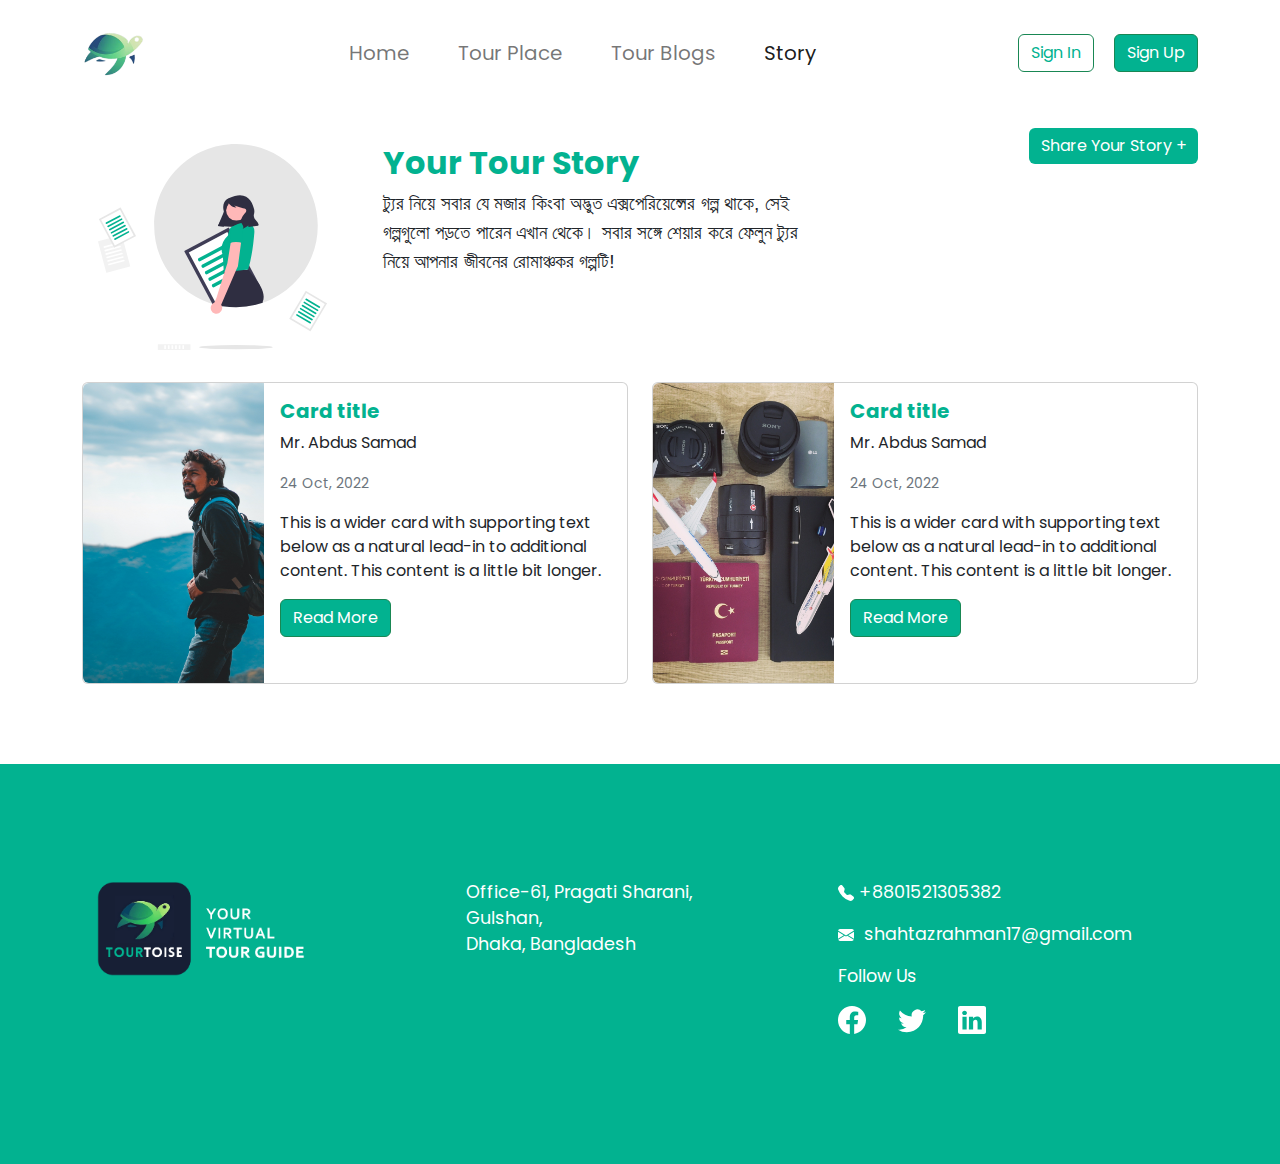
<file: story.html>
<!DOCTYPE html>
<html lang="en">

<head>
    <meta charset="UTF-8">
    <meta http-equiv="X-UA-Compatible" content="IE=edge">
    <meta name="viewport" content="width=device-width, initial-scale=1.0">
    <link rel="shortcut icon" href="images/favicon.png" type="image/x-icon">
    <title>Tourtoise | Story</title>
    <!-- Bootstrap Stylesheet -->
    <link rel="stylesheet" href="styles/bootstrap.min.css">
    <!-- Custom Stylesheet -->
    <link rel="stylesheet" href="styles/style.css">
</head>

<body>
    <header>
        <!-- Navigation Menubar -->
        <nav class="navbar navbar-expand-lg bg-white fixed-top">
            <div class="container my-2">
                <a class="navbar-brand" href="/index.html">
                    <img class="logo-size" src="images/logo.png" alt="">
                </a>
                <button class="navbar-toggler" type="button" data-bs-toggle="collapse"
                    data-bs-target="#navbarSupportedContent" aria-controls="navbarSupportedContent"
                    aria-expanded="false" aria-label="Toggle navigation">
                    <span class="navbar-toggler-icon"></span>
                </button>
                <div class="collapse navbar-collapse" id="navbarSupportedContent">
                    <ul class="navbar-nav ms-auto me-auto mb-2 mb-lg-0 fs-5">
                        <li class="nav-item mx-3">
                            <a class="nav-link" aria-current="page" href="/index.html">Home</a>
                        </li>
                        <li class="nav-item mx-3">
                            <a class="nav-link" href="/tourplace.html">Tour Place</a>
                        </li>
                        <li class="nav-item mx-3">
                            <a class="nav-link" href="/blogpage.html">Tour Blogs</a>
                        </li>
                        <li class="nav-item mx-3">
                            <a class="nav-link active" href="/story.html">Story</a>
                        </li>

                    </ul>
                    <div class="g-5">
                        <button class="btn btn-outline-success color-theme mx-3">Sign In</button>
                        <button class="btn btn-success bg-theme">Sign Up</button>
                    </div>

                </div>
            </div>
        </nav>
        <!-- Top Banner -->
        <section class="top-gap-md">
            <div class="container">
                <div class="row d-flex">
                    <div class="col-lg-3 col-md-5 col-sm-6">
                        <img class="img-fluid p-3" src="svg-images/story.svg">
                    </div>
                    <div class="col-lg-5 col-sm-6 ">
                        <div class="p-3">
                            <h2 class="fw-bold color-theme">Your Tour Story</h2>
                            <p class="mt-2 bn-font font-sm">ট্যুর নিয়ে সবার যে মজার কিংবা অদ্ভুত এক্সপেরিয়েন্সের গল্প থাকে, সেই গল্পগুলো পড়তে পারেন এখান থেকে। সবার সঙ্গে শেয়ার করে ফেলুন ট্যুর নিয়ে আপনার জীবনের রোমাঞ্চকর গল্পটি!
                            </p>
                        </div>
                    </div>
                    <div class="col-lg-4">
                        <div class="d-flex justify-content-end">
                            <button type="button" class="btn btn-success bg-theme border-0" data-bs-toggle="modal"
                                data-bs-target="#storyModal" data-bs-whatever="@mdo">Share Your Story +</button>
        
                            <!-- Share Story Modal -->
                            <div class="modal fade" id="storyModal" tabindex="-1" aria-labelledby="storyModalLabel"
                                aria-hidden="true">
                                <div class="modal-dialog">
                                    <div class="modal-content">
                                        <div class="modal-header">
                                            <h5 class="modal-title" id="storyModalLabel">Share Your Story</h5>
                                            <button type="button" class="btn-close" data-bs-dismiss="modal"
                                                aria-label="Close"></button>
                                        </div>
                                        <div class="modal-body">
                                            <form>
                                                <div class="mb-3">
                                                    <label for="story-title"
                                                        class="col-form-label">Title of the Story</label>
                                                    <input type="text" class="form-control" id="story-title">
                                                </div>
                                                <div class="mb-3">
                                                    <label for="message-text" class="col-form-label">Story Body</label>
                                                    <textarea class="form-control" id="message-text"></textarea>
                                                </div>
                                                <div class="input-group mb-3">
                                                    <input type="file" class="form-control" id="inputGroupFile02">
                                                    <label class="input-group-text" for="inputGroupFile02">Upload</label>
                                                  </div>
                                            </form>
                                        </div>
                                        <div class="modal-footer">
                                            <button type="button" class="btn btn-success bg-theme">Post Story</button>
                                        </div>
                                    </div>
                                </div>
                            </div>
                        </div>

                    </div>
                </div>
            </div>
        </section>
    </header>
    <main class="container">
        <section class="mb-5 mt-0">
            <div class="row row-cols-lg-2 row-cols-md-1 row-cols-1">
                <div class="col my-3">
                    <div class="card mb-3">
                        <div class="row g-0">
                            <div class="col-md-4">
                                <img src="images/boy-tour-2.jpg" class="img-fluid img-card rounded-start" alt="...">
                            </div>
                            <div class="col-md-8">
                                <div class="card-body">
                                    <h5 class="color-theme fw-bold">Card title</h5>
                                    <p>Mr. Abdus Samad</p>
                                    <p><small class="text-muted">24 Oct, 2022</small></p>
                                    <p class="card-text">This is a wider card with supporting text below as a natural
                                        lead-in to additional content. This content is a little bit longer.</p>

                                    <!-- Read More Button Modal -->
                                    <button type="button" class="btn btn-success bg-theme" data-bs-toggle="modal"
                                        data-bs-target="#readStoryModal">
                                        Read More
                                    </button>

                                    <!-- Modal -->
                                    <div class="modal fade" id="readStoryModal" tabindex="-1"
                                        aria-labelledby="readStoryModalLabel" aria-hidden="true">
                                        <div class="modal-dialog modal-dialog-centered modal-dialog-scrollable">
                                            <div class="modal-content">
                                                <div class="modal-header d-flex flex-column">
                                                    <h5 class="modal-title fw-bold" id="readStoryModalLabel">Story Title
                                                    </h5>
                                                    <p>Mr. Abdus Samad</p>
                                                </div>
                                                <div class="modal-body">
                                                    <img src="images/tour-stuff.jpg" class="img-fluid img-story w-100"
                                                        alt="">
                                                    <p class="mt-5">
                                                        Lorem ipsum dolor sit amet consectetur adipisicing elit. Hic,
                                                        temporibus tempore cum voluptatem unde consectetur dolorum
                                                        dignissimos error laborum architecto numquam aliquid, distinctio
                                                        nulla recusandae veritatis iusto exercitationem quasi rerum
                                                        praesentium voluptatibus. Non reiciendis corporis quibusdam illo
                                                        blanditiis asperiores, dolore impedit, aperiam nostrum minus
                                                        itaque incidunt sapiente vel animi labore. Lorem ipsum dolor sit
                                                        amet consectetur adipisicing elit. Dignissimos repudiandae, quod
                                                        laborum a dicta enim saepe dolorem! Eaque magni, hic fugiat ex
                                                        inventore itaque, cum sequi et, ipsam quia veritatis. Lorem
                                                        ipsum dolor sit amet consectetur adipisicing elit. Ea recusandae
                                                        commodi facilis fugit, adipisci reprehenderit nam laborum sit
                                                        ducimus consequuntur atque animi, eligendi aperiam perspiciatis,
                                                        harum eveniet consequatur nisi? Facere fugiat est fugit nisi
                                                        iure eius. Quaerat placeat dolores perferendis, quae nam porro
                                                        fugiat recusandae blanditiis sunt. Rerum perferendis quia beatae
                                                        quibusdam reprehenderit nostrum aut non nisi sit placeat
                                                        veritatis magnam vel nobis a omnis, distinctio fuga eveniet,
                                                        consequatur ut numquam qui sapiente quas. Voluptatem distinctio,
                                                        nostrum dolor saepe corporis in possimus, architecto obcaecati
                                                        repudiandae eos dolore at? Sapiente totam vero molestiae
                                                        voluptatibus temporibus facere provident amet perspiciatis vitae
                                                        quibusdam.
                                                    </p>

                                                </div>
                                                <div class="modal-footer">
                                                    <button type="button" class="btn btn-success bg-theme">Like</button>
                                                    <button type="button" class="btn btn-danger"
                                                        data-bs-dismiss="modal">Close</button>
                                                </div>
                                            </div>
                                        </div>
                                    </div>
                                </div>
                            </div>
                        </div>
                    </div>
                </div>
                <div class="col my-3">
                    <div class="card mb-3">
                        <div class="row g-0">
                            <div class="col-md-4">
                                <img src="images/tour-stuff.jpg" class="img-fluid img-card rounded-start" alt="...">
                            </div>
                            <div class="col-md-8">
                                <div class="card-body">
                                    <h5 class="color-theme fw-bold">Card title</h5>
                                    <p>Mr. Abdus Samad</p>
                                    <p><small class="text-muted">24 Oct, 2022</small></p>
                                    <p class="card-text">This is a wider card with supporting text below as a natural
                                        lead-in to additional content. This content is a little bit longer.</p>

                                    <!-- Read More Button Modal -->
                                    <button type="button" class="btn btn-success bg-theme" data-bs-toggle="modal"
                                        data-bs-target="#readStoryModal">
                                        Read More
                                    </button>

                                    <!-- Modal -->
                                    <div class="modal fade" id="readStoryModal" tabindex="-1"
                                        aria-labelledby="readStoryModalLabel" aria-hidden="true">
                                        <div class="modal-dialog modal-dialog-centered modal-dialog-scrollable">
                                            <div class="modal-content">
                                                <div class="modal-header d-flex flex-column">
                                                    <h5 class="modal-title fw-bold" id="readStoryModalLabel">Story Title
                                                    </h5>
                                                    <p>Mr. Abdus Samad</p>
                                                </div>
                                                <div class="modal-body">
                                                    <img src="images/tour-stuff.jpg" class="img-fluid img-story w-100"
                                                        alt="">
                                                    <p class="mt-5">
                                                        Lorem ipsum dolor sit amet consectetur adipisicing elit. Hic,
                                                        temporibus tempore cum voluptatem unde consectetur dolorum
                                                        dignissimos error laborum architecto numquam aliquid, distinctio
                                                        nulla recusandae veritatis iusto exercitationem quasi rerum
                                                        praesentium voluptatibus. Non reiciendis corporis quibusdam illo
                                                        blanditiis asperiores, dolore impedit, aperiam nostrum minus
                                                        itaque incidunt sapiente vel animi labore. Lorem ipsum dolor sit
                                                        amet consectetur adipisicing elit. Dignissimos repudiandae, quod
                                                        laborum a dicta enim saepe dolorem! Eaque magni, hic fugiat ex
                                                        inventore itaque, cum sequi et, ipsam quia veritatis. Lorem
                                                        ipsum dolor sit amet consectetur adipisicing elit. Ea recusandae
                                                        commodi facilis fugit, adipisci reprehenderit nam laborum sit
                                                        ducimus consequuntur atque animi, eligendi aperiam perspiciatis,
                                                        harum eveniet consequatur nisi? Facere fugiat est fugit nisi
                                                        iure eius. Quaerat placeat dolores perferendis, quae nam porro
                                                        fugiat recusandae blanditiis sunt. Rerum perferendis quia beatae
                                                        quibusdam reprehenderit nostrum aut non nisi sit placeat
                                                        veritatis magnam vel nobis a omnis, distinctio fuga eveniet,
                                                        consequatur ut numquam qui sapiente quas. Voluptatem distinctio,
                                                        nostrum dolor saepe corporis in possimus, architecto obcaecati
                                                        repudiandae eos dolore at? Sapiente totam vero molestiae
                                                        voluptatibus temporibus facere provident amet perspiciatis vitae
                                                        quibusdam.
                                                    </p>

                                                </div>
                                                <div class="modal-footer">
                                                    <button type="button" class="btn btn-success bg-theme">Like</button>
                                                    <button type="button" class="btn btn-danger"
                                                        data-bs-dismiss="modal">Close</button>
                                                </div>
                                            </div>
                                        </div>
                                    </div>
                                </div>
                            </div>
                        </div>
                    </div>
                </div>

            </div>
        </section>
    </main>

    <footer class="bg-theme d-flex align-items-center">
        <div class="container p-4 text-white">
            <div class="row">
                <div class="col-4 mb-5">
                    <img class="footer-image" src="images/footer-logo.png" alt="">
                </div>
                <div class="col-lg-8 col-12">
                    <div class="row row-cols-lg-2 row-cols-md-2 row-cols-1">
                        <div class="col mb-4">

                            <p>
                                Office-61, Pragati Sharani,<br>
                                Gulshan,<br>
                                Dhaka, Bangladesh</p>
                        </div>
                        <div class="col">
                            <p>
                                <svg xmlns="http://www.w3.org/2000/svg" width="16" height="16" fill="currentColor"
                                    class="bi bi-telephone-fill" viewBox="0 0 16 16">
                                    <path fill-rule="evenodd"
                                        d="M1.885.511a1.745 1.745 0 0 1 2.61.163L6.29 2.98c.329.423.445.974.315 1.494l-.547 2.19a.678.678 0 0 0 .178.643l2.457 2.457a.678.678 0 0 0 .644.178l2.189-.547a1.745 1.745 0 0 1 1.494.315l2.306 1.794c.829.645.905 1.87.163 2.611l-1.034 1.034c-.74.74-1.846 1.065-2.877.702a18.634 18.634 0 0 1-7.01-4.42 18.634 18.634 0 0 1-4.42-7.009c-.362-1.03-.037-2.137.703-2.877L1.885.511z" />
                                </svg>
                                +8801521305382
                            </p>
                            <p>
                                <svg xmlns="http://www.w3.org/2000/svg" width="16" height="16" fill="currentColor"
                                    class="bi bi-envelope-fill" viewBox="0 0 16 16">
                                    <path
                                        d="M.05 3.555A2 2 0 0 1 2 2h12a2 2 0 0 1 1.95 1.555L8 8.414.05 3.555ZM0 4.697v7.104l5.803-3.558L0 4.697ZM6.761 8.83l-6.57 4.027A2 2 0 0 0 2 14h12a2 2 0 0 0 1.808-1.144l-6.57-4.027L8 9.586l-1.239-.757Zm3.436-.586L16 11.801V4.697l-5.803 3.546Z" />
                                </svg>
                                &nbsp;shahtazrahman17@gmail.com
                            </p>
                            <p>Follow Us</p>
                            <!-- Social Media Link -->
                            <div class="d-flex my-3">
                                <div class="me-3">
                                    <a href="https://facebook.com" class="text-white">
                                        <svg xmlns="http://www.w3.org/2000/svg" width="28" height="28"
                                            fill="currentColor" class="bi bi-facebook" viewBox="0 0 16 16">
                                            <path
                                                d="M16 8.049c0-4.446-3.582-8.05-8-8.05C3.58 0-.002 3.603-.002 8.05c0 4.017 2.926 7.347 6.75 7.951v-5.625h-2.03V8.05H6.75V6.275c0-2.017 1.195-3.131 3.022-3.131.876 0 1.791.157 1.791.157v1.98h-1.009c-.993 0-1.303.621-1.303 1.258v1.51h2.218l-.354 2.326H9.25V16c3.824-.604 6.75-3.934 6.75-7.951z" />
                                        </svg>
                                    </a>
                                </div>
                                <div class="mx-3">
                                    <a href="https://twitter.com" class="text-white">
                                        <svg xmlns="http://www.w3.org/2000/svg" width="28" height="28"
                                            fill="currentColor" class="bi bi-twitter" viewBox="0 0 16 16">
                                            <path
                                                d="M5.026 15c6.038 0 9.341-5.003 9.341-9.334 0-.14 0-.282-.006-.422A6.685 6.685 0 0 0 16 3.542a6.658 6.658 0 0 1-1.889.518 3.301 3.301 0 0 0 1.447-1.817 6.533 6.533 0 0 1-2.087.793A3.286 3.286 0 0 0 7.875 6.03a9.325 9.325 0 0 1-6.767-3.429 3.289 3.289 0 0 0 1.018 4.382A3.323 3.323 0 0 1 .64 6.575v.045a3.288 3.288 0 0 0 2.632 3.218 3.203 3.203 0 0 1-.865.115 3.23 3.23 0 0 1-.614-.057 3.283 3.283 0 0 0 3.067 2.277A6.588 6.588 0 0 1 .78 13.58a6.32 6.32 0 0 1-.78-.045A9.344 9.344 0 0 0 5.026 15z" />
                                        </svg>
                                    </a>
                                </div>
                                <div class="mx-3">
                                    <a href="https://linkedin.com" class="text-white">
                                        <svg xmlns="http://www.w3.org/2000/svg" width="28" height="28"
                                            fill="currentColor" class="bi bi-linkedin" viewBox="0 0 16 16">
                                            <path
                                                d="M0 1.146C0 .513.526 0 1.175 0h13.65C15.474 0 16 .513 16 1.146v13.708c0 .633-.526 1.146-1.175 1.146H1.175C.526 16 0 15.487 0 14.854V1.146zm4.943 12.248V6.169H2.542v7.225h2.401zm-1.2-8.212c.837 0 1.358-.554 1.358-1.248-.015-.709-.52-1.248-1.342-1.248-.822 0-1.359.54-1.359 1.248 0 .694.521 1.248 1.327 1.248h.016zm4.908 8.212V9.359c0-.216.016-.432.08-.586.173-.431.568-.878 1.232-.878.869 0 1.216.662 1.216 1.634v3.865h2.401V9.25c0-2.22-1.184-3.252-2.764-3.252-1.274 0-1.845.7-2.165 1.193v.025h-.016a5.54 5.54 0 0 1 .016-.025V6.169h-2.4c.03.678 0 7.225 0 7.225h2.4z" />
                                        </svg>
                                    </a>
                                </div>
                            </div>
                        </div>
                    </div>
                </div>
            </div>
            <!-- <p class="text-center mb-0 fs-6">&copy;tourtoise 2022</p> -->
        </div>
    </footer>

    <script src="styles/bootstrap.min.js"></script>
</body>

</html>
</file>
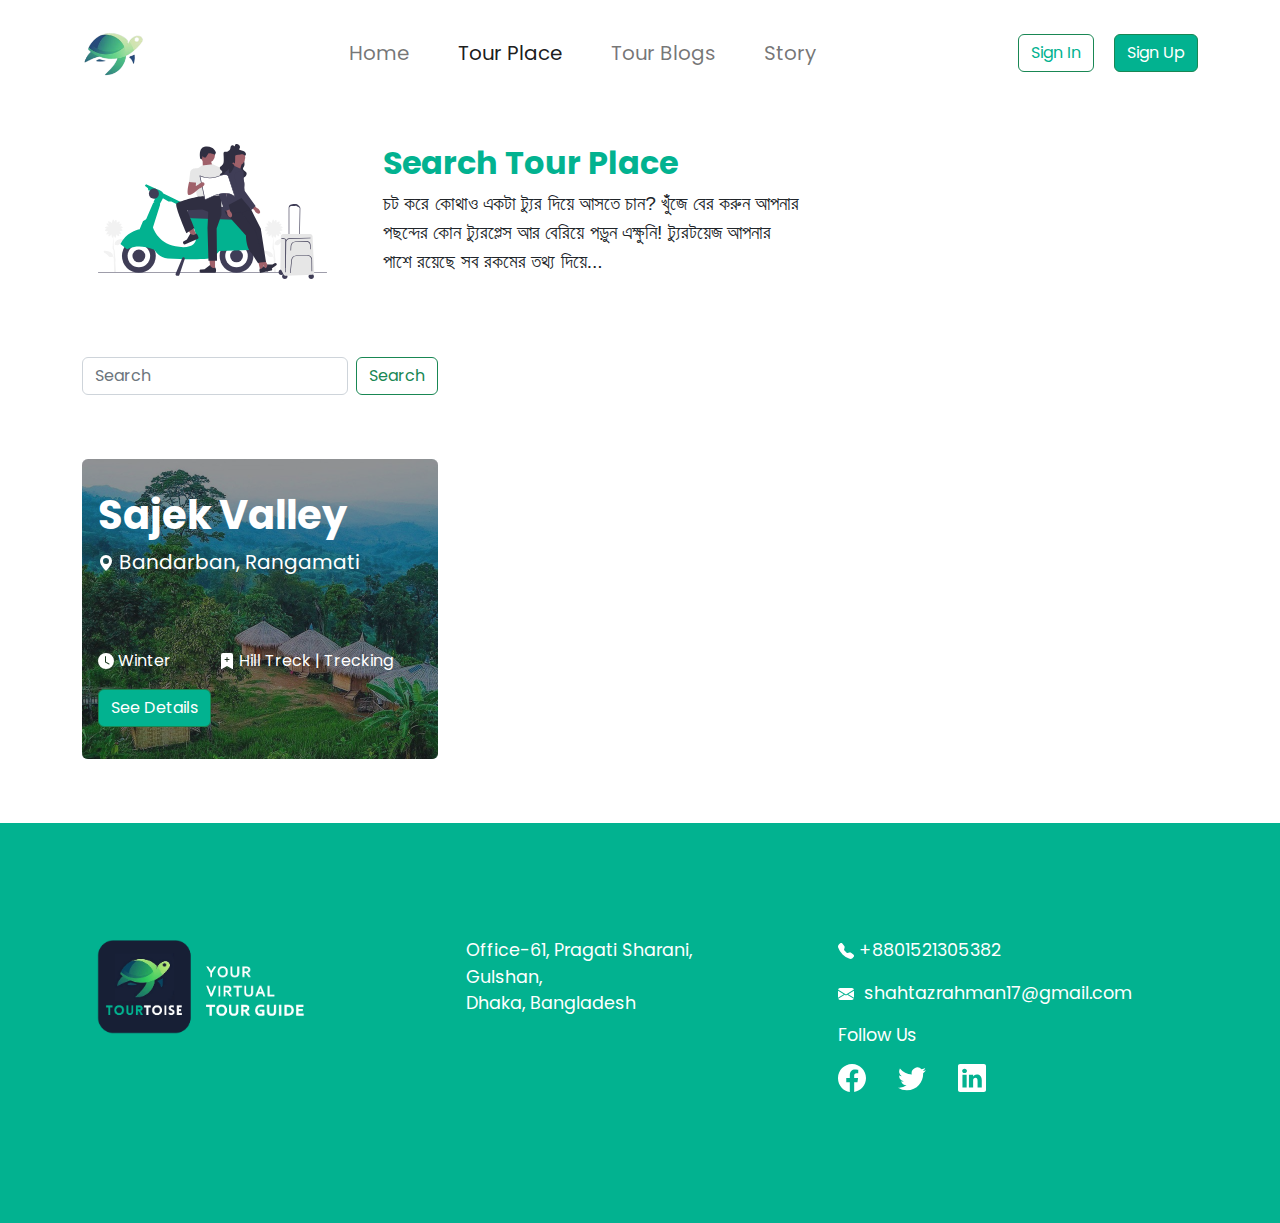
<file: tourplace.html>
<!DOCTYPE html>
<html lang="en">

<head>
    <meta charset="UTF-8">
    <meta http-equiv="X-UA-Compatible" content="IE=edge">
    <meta name="viewport" content="width=device-width, initial-scale=1.0">
    <link rel="shortcut icon" href="images/favicon.png" type="image/x-icon">
    <title>Tourtoise | Tourplace</title>
    <!-- Bootstrap Stylesheet -->
    <link rel="stylesheet" href="styles/bootstrap.min.css">
    <!-- Custom Stylesheet -->
    <link rel="stylesheet" href="styles/style.css">
</head>

<body>
    <header>
        <!-- Navigation Menubar -->
        <nav class="navbar navbar-expand-lg bg-white fixed-top">
            <div class="container my-2">
                <a class="navbar-brand" href="/index.html">
                    <img class="logo-size" src="images/logo.png" alt="">
                </a>
                <button class="navbar-toggler" type="button" data-bs-toggle="collapse"
                    data-bs-target="#navbarSupportedContent" aria-controls="navbarSupportedContent"
                    aria-expanded="false" aria-label="Toggle navigation">
                    <span class="navbar-toggler-icon"></span>
                </button>
                <div class="collapse navbar-collapse" id="navbarSupportedContent">
                    <ul class="navbar-nav ms-auto me-auto mb-2 mb-lg-0 fs-5">
                        <li class="nav-item mx-3">
                            <a class="nav-link" aria-current="page" href="/index.html">Home</a>
                        </li>
                        <li class="nav-item mx-3">
                            <a class="nav-link active" href="/tourplace.html">Tour Place</a>
                        </li>
                        <li class="nav-item mx-3">
                            <a class="nav-link" href="/blogpage.html">Tour Blogs</a>
                        </li>
                        <li class="nav-item mx-3">
                            <a class="nav-link" href="/story.html">Story</a>
                        </li>

                    </ul>
                    <div class="g-5">
                        <button class="btn btn-outline-success color-theme mx-3">Sign In</button>
                        <button class="btn btn-success bg-theme">Sign Up</button>
                    </div>

                </div>
            </div>
        </nav>
        <!-- Top Banner -->
        <section class="top-gap-md">
            <div class="container">
                <div class="row d-flex">
                    <div class="col-lg-3 col-md-5 col-sm-6">
                        <img class="img-fluid p-3" src="svg-images/travelling.svg">
                    </div>
                    <div class="col-lg-5 col-sm-6 ">
                        <div class="p-3">
                            <h2 class="fw-bold color-theme">Search Tour Place</h2>
                            <p class="bn-font font-sm">চট করে কোথাও একটা ট্যুর দিয়ে আসতে চান? খুঁজে বের করুন আপনার পছন্দের কোন ট্যুরপ্লেস আর বেরিয়ে পড়ুন এক্ষুনি! ট্যুরটয়েজ আপনার পাশে রয়েছে সব রকমের তথ্য দিয়ে...</p>

                        </div>
                    </div>
                </div>
                <div class="row my-5">
                    <div class="col-xl-4 col-lg-4 col-md-6 col-sm-8 col-xs-12">
                        <form class="d-flex" role="search">
                            <input class="form-control me-2" type="search" placeholder="Search" aria-label="Search">
                            <button class="btn btn-outline-success" type="submit">Search</button>
                        </form>
                    </div>
                </div>
            </div>
        </section>
    </header>
    <main class="container">
        <section class="mb-5 mt-0">
            <div class="row row-cols-lg-3 row-cols-md-2 row-cols-1">
                <div class="col my-3">
                    <div class="card text-bg-dark border-0">
                        <img style="object-fit: cover; opacity: 0.5; height: 300px;" src="images/sajek/sajek-5.jpg"
                            class="card-img bg-dark">
                        <div class="card-img-overlay d-flex flex-column justify-content-between p-3">
                            <div>
                                <h1 class="card-title fw-bold mt-3">Sajek Valley</h1>
                                <p class="card-text fs-5">
                                    <svg xmlns="http://www.w3.org/2000/svg" width="16" height="16" fill="currentColor"
                                        class="bi bi-geo-alt-fill" viewBox="0 0 16 16">
                                        <path
                                            d="M8 16s6-5.686 6-10A6 6 0 0 0 2 6c0 4.314 6 10 6 10zm0-7a3 3 0 1 1 0-6 3 3 0 0 1 0 6z" />
                                    </svg>
                                    Bandarban, Rangamati
                                </p>
                            </div>

                            <div>
                                <div class="d-flex">
                                    <p class="card-text fs-6">
                                        <svg xmlns="http://www.w3.org/2000/svg" width="16" height="16" fill="currentColor"
                                            class="bi bi-clock-fill" viewBox="0 0 16 16">
                                            <path
                                                d="M16 8A8 8 0 1 1 0 8a8 8 0 0 1 16 0zM8 3.5a.5.5 0 0 0-1 0V9a.5.5 0 0 0 .252.434l3.5 2a.5.5 0 0 0 .496-.868L8 8.71V3.5z" />
                                        </svg>
                                        Winter
                                    </p>
                                    <p class="card-text ms-5">
                                        <svg xmlns="http://www.w3.org/2000/svg" width="16" height="16" fill="currentColor"
                                            class="bi bi-bookmark-plus-fill" viewBox="0 0 16 16">
                                            <path fill-rule="evenodd"
                                                d="M2 15.5V2a2 2 0 0 1 2-2h8a2 2 0 0 1 2 2v13.5a.5.5 0 0 1-.74.439L8 13.069l-5.26 2.87A.5.5 0 0 1 2 15.5zm6.5-11a.5.5 0 0 0-1 0V6H6a.5.5 0 0 0 0 1h1.5v1.5a.5.5 0 0 0 1 0V7H10a.5.5 0 0 0 0-1H8.5V4.5z" />
                                        </svg>
                                        Hill Treck | Trecking
                                    </p>
                                </div>
                                <a href="/place.html" class="btn btn-success bg-theme mb-3">See Details</a>
                            </div>
                        </div>
                    </div>
                </div>

            </div>
        </section>
    </main>

    <footer class="bg-theme d-flex align-items-center">
        <div class="container p-4 text-white">
            <div class="row">
                <div class="col-4 mb-5">
                    <img class="footer-image" src="images/footer-logo.png" alt="">
                </div>
                <div class="col-lg-8 col-12">
                    <div class="row row-cols-lg-2 row-cols-md-2 row-cols-1">
                        <div class="col mb-4">

                            <p>
                                Office-61, Pragati Sharani,<br>
                                Gulshan,<br>
                                Dhaka, Bangladesh</p>
                        </div>
                        <div class="col">
                            <p>
                                <svg xmlns="http://www.w3.org/2000/svg" width="16" height="16" fill="currentColor"
                                    class="bi bi-telephone-fill" viewBox="0 0 16 16">
                                    <path fill-rule="evenodd"
                                        d="M1.885.511a1.745 1.745 0 0 1 2.61.163L6.29 2.98c.329.423.445.974.315 1.494l-.547 2.19a.678.678 0 0 0 .178.643l2.457 2.457a.678.678 0 0 0 .644.178l2.189-.547a1.745 1.745 0 0 1 1.494.315l2.306 1.794c.829.645.905 1.87.163 2.611l-1.034 1.034c-.74.74-1.846 1.065-2.877.702a18.634 18.634 0 0 1-7.01-4.42 18.634 18.634 0 0 1-4.42-7.009c-.362-1.03-.037-2.137.703-2.877L1.885.511z" />
                                </svg>
                                +8801521305382
                            </p>
                            <p>
                                <svg xmlns="http://www.w3.org/2000/svg" width="16" height="16" fill="currentColor"
                                    class="bi bi-envelope-fill" viewBox="0 0 16 16">
                                    <path
                                        d="M.05 3.555A2 2 0 0 1 2 2h12a2 2 0 0 1 1.95 1.555L8 8.414.05 3.555ZM0 4.697v7.104l5.803-3.558L0 4.697ZM6.761 8.83l-6.57 4.027A2 2 0 0 0 2 14h12a2 2 0 0 0 1.808-1.144l-6.57-4.027L8 9.586l-1.239-.757Zm3.436-.586L16 11.801V4.697l-5.803 3.546Z" />
                                </svg>
                                &nbsp;shahtazrahman17@gmail.com
                            </p>
                            <p>Follow Us</p>
                            <!-- Social Media Link -->
                            <div class="d-flex my-3">
                                <div class="me-3">
                                    <a href="https://facebook.com" class="text-white">
                                        <svg xmlns="http://www.w3.org/2000/svg" width="28" height="28"
                                            fill="currentColor" class="bi bi-facebook" viewBox="0 0 16 16">
                                            <path
                                                d="M16 8.049c0-4.446-3.582-8.05-8-8.05C3.58 0-.002 3.603-.002 8.05c0 4.017 2.926 7.347 6.75 7.951v-5.625h-2.03V8.05H6.75V6.275c0-2.017 1.195-3.131 3.022-3.131.876 0 1.791.157 1.791.157v1.98h-1.009c-.993 0-1.303.621-1.303 1.258v1.51h2.218l-.354 2.326H9.25V16c3.824-.604 6.75-3.934 6.75-7.951z" />
                                        </svg>
                                    </a>
                                </div>
                                <div class="mx-3">
                                    <a href="https://twitter.com" class="text-white">
                                        <svg xmlns="http://www.w3.org/2000/svg" width="28" height="28"
                                            fill="currentColor" class="bi bi-twitter" viewBox="0 0 16 16">
                                            <path
                                                d="M5.026 15c6.038 0 9.341-5.003 9.341-9.334 0-.14 0-.282-.006-.422A6.685 6.685 0 0 0 16 3.542a6.658 6.658 0 0 1-1.889.518 3.301 3.301 0 0 0 1.447-1.817 6.533 6.533 0 0 1-2.087.793A3.286 3.286 0 0 0 7.875 6.03a9.325 9.325 0 0 1-6.767-3.429 3.289 3.289 0 0 0 1.018 4.382A3.323 3.323 0 0 1 .64 6.575v.045a3.288 3.288 0 0 0 2.632 3.218 3.203 3.203 0 0 1-.865.115 3.23 3.23 0 0 1-.614-.057 3.283 3.283 0 0 0 3.067 2.277A6.588 6.588 0 0 1 .78 13.58a6.32 6.32 0 0 1-.78-.045A9.344 9.344 0 0 0 5.026 15z" />
                                        </svg>
                                    </a>
                                </div>
                                <div class="mx-3">
                                    <a href="https://linkedin.com" class="text-white">
                                        <svg xmlns="http://www.w3.org/2000/svg" width="28" height="28"
                                            fill="currentColor" class="bi bi-linkedin" viewBox="0 0 16 16">
                                            <path
                                                d="M0 1.146C0 .513.526 0 1.175 0h13.65C15.474 0 16 .513 16 1.146v13.708c0 .633-.526 1.146-1.175 1.146H1.175C.526 16 0 15.487 0 14.854V1.146zm4.943 12.248V6.169H2.542v7.225h2.401zm-1.2-8.212c.837 0 1.358-.554 1.358-1.248-.015-.709-.52-1.248-1.342-1.248-.822 0-1.359.54-1.359 1.248 0 .694.521 1.248 1.327 1.248h.016zm4.908 8.212V9.359c0-.216.016-.432.08-.586.173-.431.568-.878 1.232-.878.869 0 1.216.662 1.216 1.634v3.865h2.401V9.25c0-2.22-1.184-3.252-2.764-3.252-1.274 0-1.845.7-2.165 1.193v.025h-.016a5.54 5.54 0 0 1 .016-.025V6.169h-2.4c.03.678 0 7.225 0 7.225h2.4z" />
                                        </svg>
                                    </a>
                                </div>
                            </div>
                        </div>
                    </div>
                </div>
            </div>
            <!-- <p class="text-center mb-0 fs-6">&copy;tourtoise 2022</p> -->
        </div>
    </footer>

    <script src="styles/bootstrap.min.js"></script>
</body>

</html>
</file>
<file: styles/style.css>
/* google fonts */
@import url('https://fonts.googleapis.com/css2?family=Poppins&display=swap');
@import url('https://fonts.maateen.me/solaiman-lipi/font.css');
/* -----------
Common Section
--------------*/
*{
    margin: 0;
    padding: 0;
}

body{
    font-family: 'Poppins', sans-serif;
}

/*------------------------- 
Colors: text and background 
---------------------------*/
.color-theme{
    color: #02B290;
}

.bg-theme{
    background-color: #02B290;
}
.bg-lightblue{
    background-color: lightblue;
}
.bg-indigo{
    background-color: #00BCF5;
}
.color-indigo{
    color: #00BCF5;
}
.color-red{
    color: #F50057;
}
.bg-red{
    background-color: #F50057;
}
.bg-yellow{
    background-color: #F9A826;
}
.color-yellow{
    color: #F9A826;
}

/*-----------------
 Font size and gap 
 ------------------*/

.font-s{
    font-size: 4.5rem;
    /* letter-spacing: 2px; */
}

.font-sm{
    font-size: 1.2rem;
}
.font-md{
    font-size: 1.4rem;
}

.bn-font{
    font-family: 'SolaimanLipi', sans-serif;
}

.top-gap-lg{
    margin-top: 10rem;
}
.top-gap-md{
    margin-top: 8rem;
}
.y-gap-md{
    margin: 5rem 0;
}

/*-----------------------
 Image size and position
------------------------- */
.item-img{
    max-height: 20rem;
}

.logo-size{
    height: 4rem;
}

footer{
    height:400px;
    font-size: 1.1rem;
}
.footer-image{
    height: 100px;
}

/*------------
 Place 
 -------------*/
.img-block{
    height: 450px;
    object-fit: cover;
}
.img-spot{
    height: 280px;
    object-fit: cover;
}
.img-food{
    height: 200px;
    object-fit: cover;
}
.tourspot-scroll{
    overflow-x : scroll;
}
.tourspot-scroll::-webkit-scrollbar{
    height: 6px;
}
.tourspot-scroll::-webkit-scrollbar-thumb{
    border-radius: 10px;
    background-color: #02B290;
    box-shadow: inset 2px 2px 2px rgb(255, 255, 255, 0.25), inset -2px -2px -2px rgb(0, 0, 0, 0.25),;
}


/*--------------- 
Tour Blog
-----------------*/
.img-blog{
    height: 200px;
    object-fit: cover;
}

.img-author{
    height: 50px;
    width: 50px;
    object-fit: cover;
    border-radius: 50%;
}
.img-comment{
    height: 40px;
    width: 40px;
    object-fit: cover;
    border-radius: 50%;
}

/*--------------- 
Story Section
-----------------*/
.img-card{
    height: 300px;
    object-fit: cover;
}

.img-story{
    height: 250px;
    object-fit: cover;
}

/*--------------- 
Tab Responsive
-----------------*/

@media only screen and (min-width: 576px) and (max-width: 992px) {
    .font-s{
        font-size: 4rem;
    }
    .img-block{
        height: 350px;
    }

}

@media only screen and (max-width: 576px) {
    .font-s{
        font-size: 3.5rem;
    }
    .img-block{
        height: 300px;
    }

    footer{
        height:450px;
        font-size: 16px !important;
    }
    .footer-image{
        height: 80px;
    }

}
</file>
